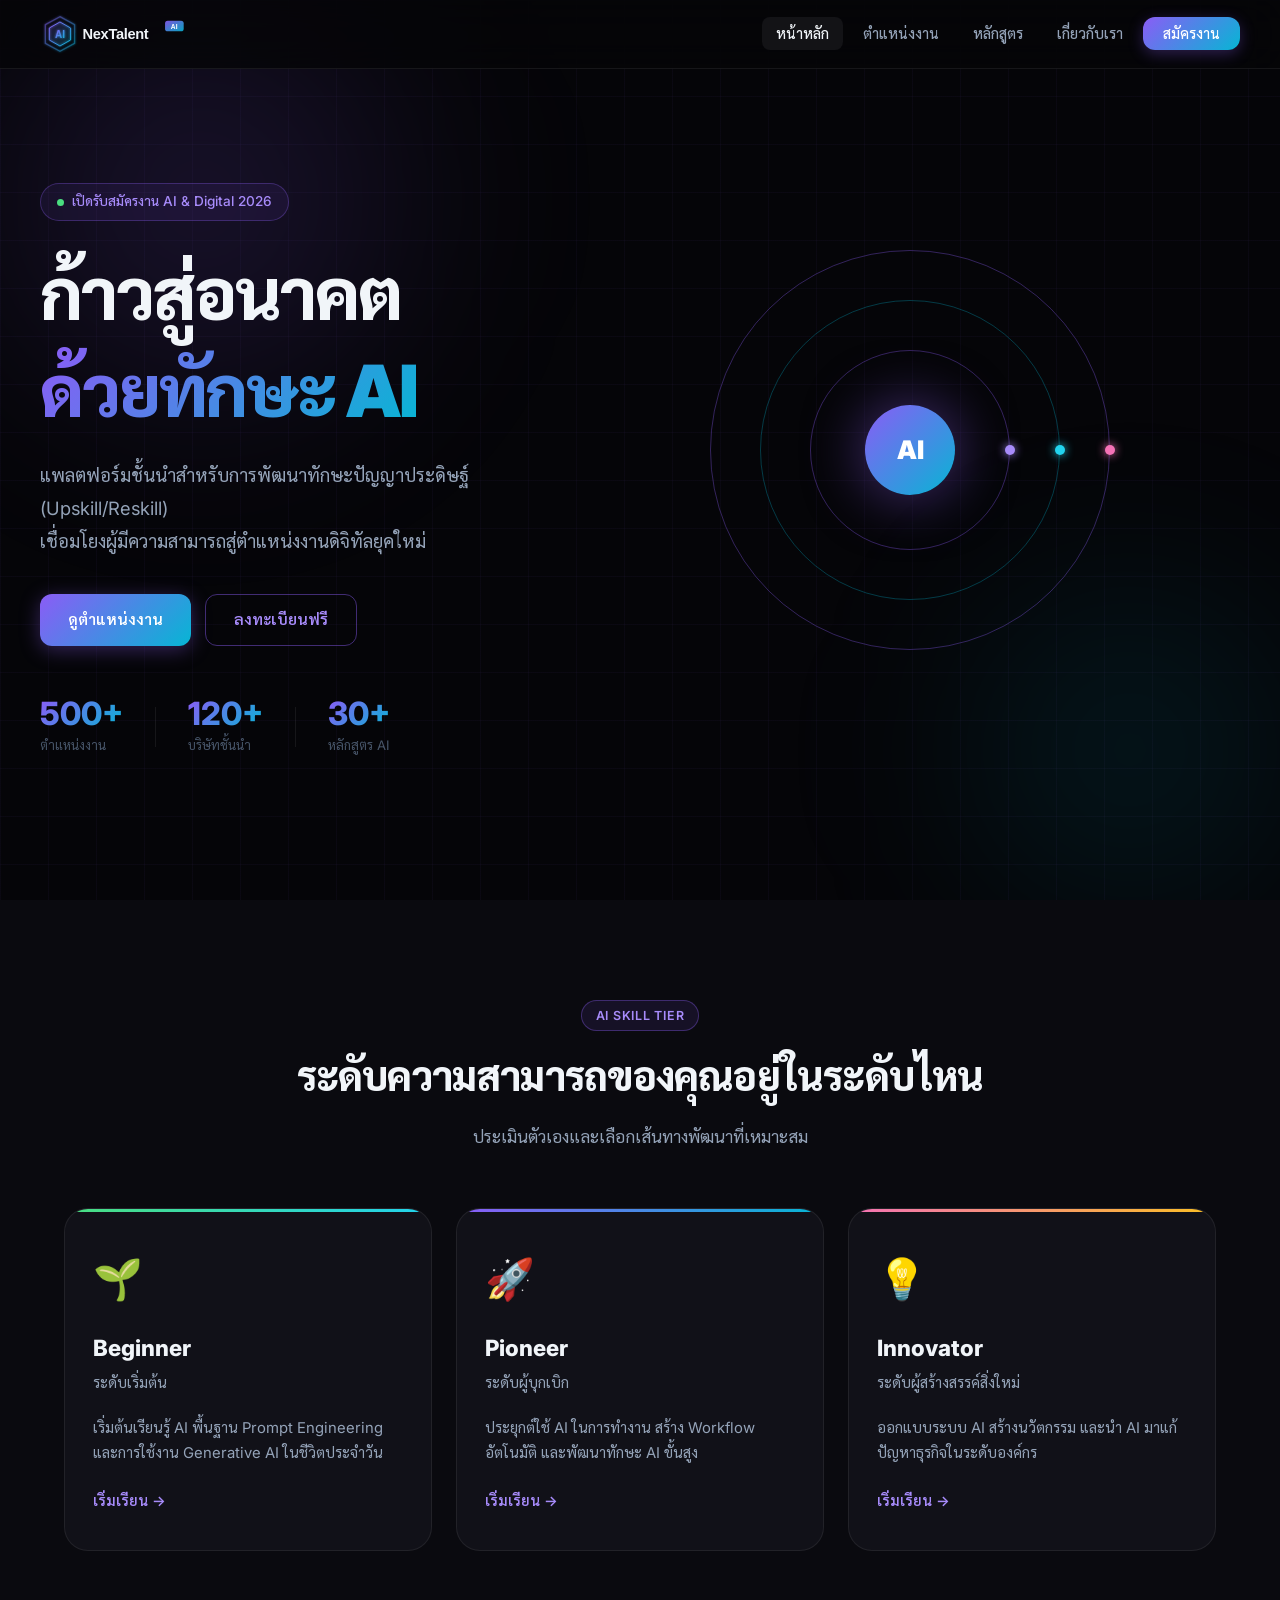
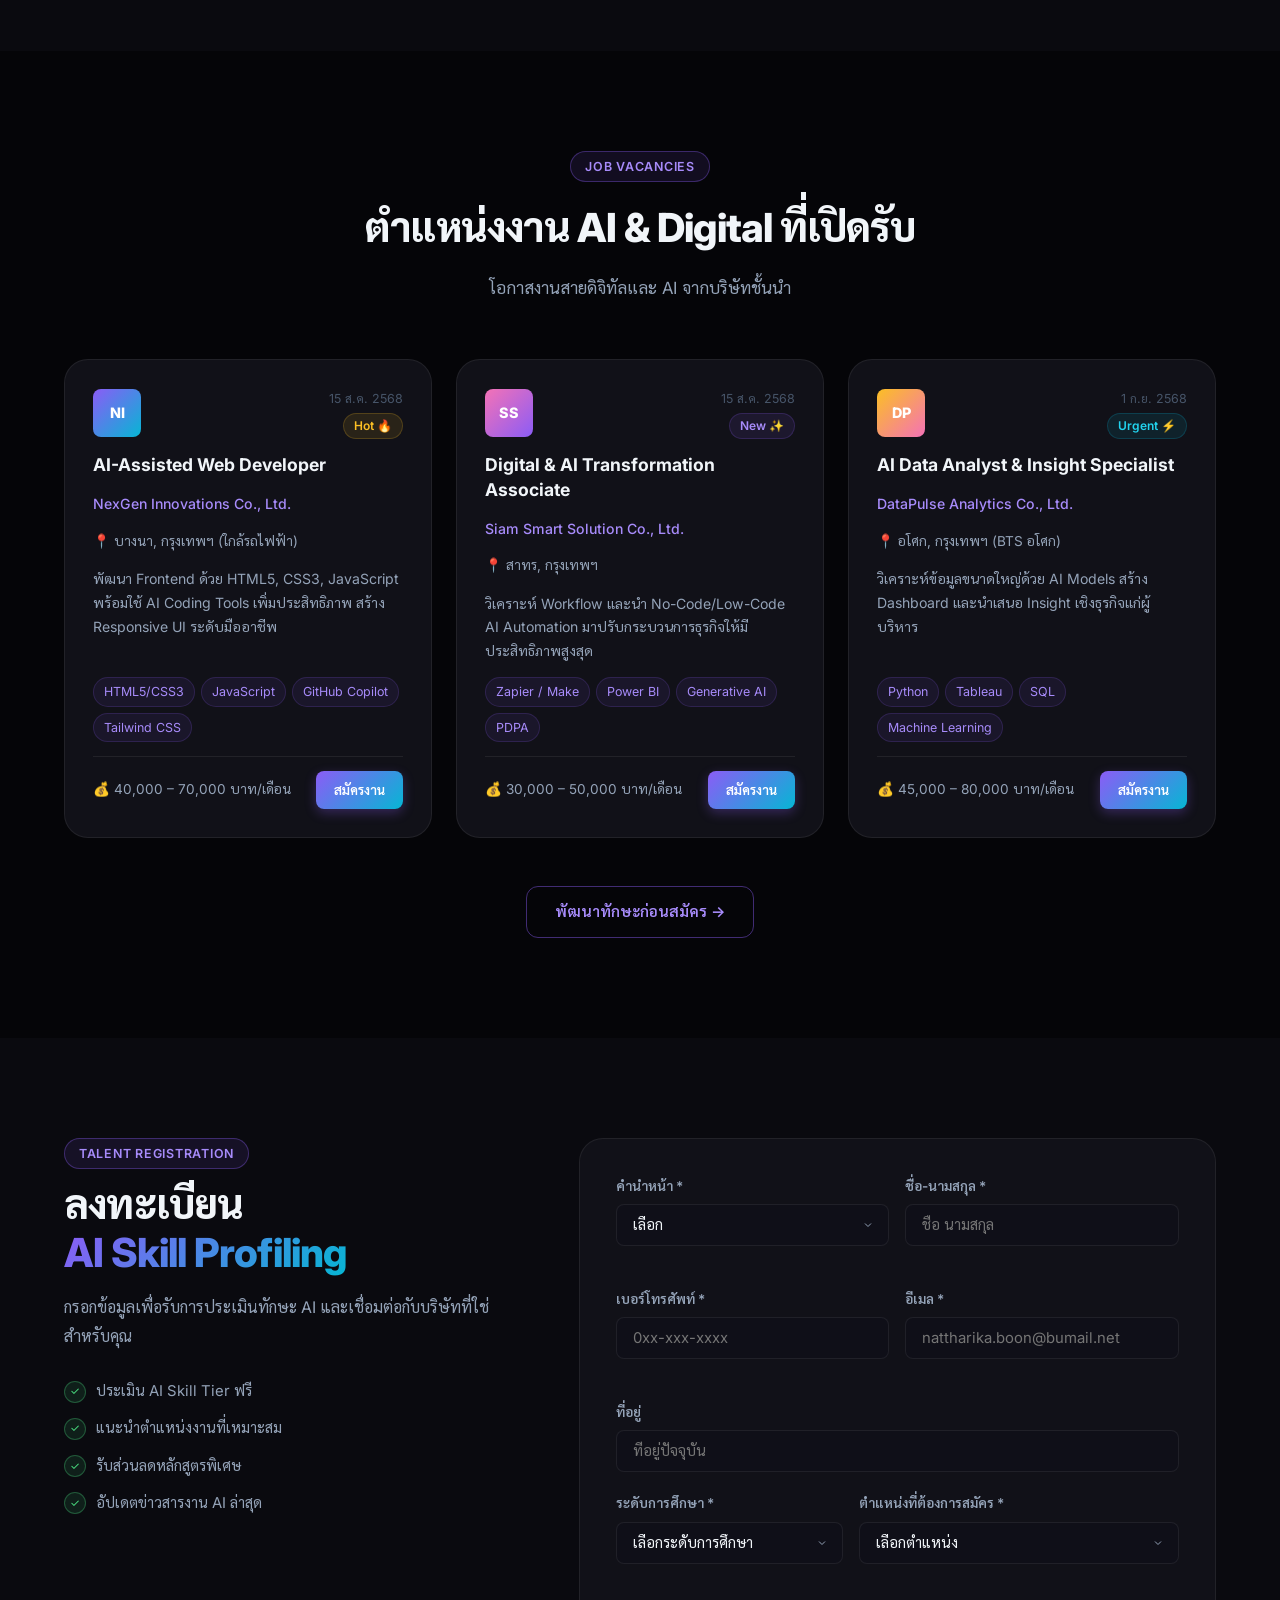
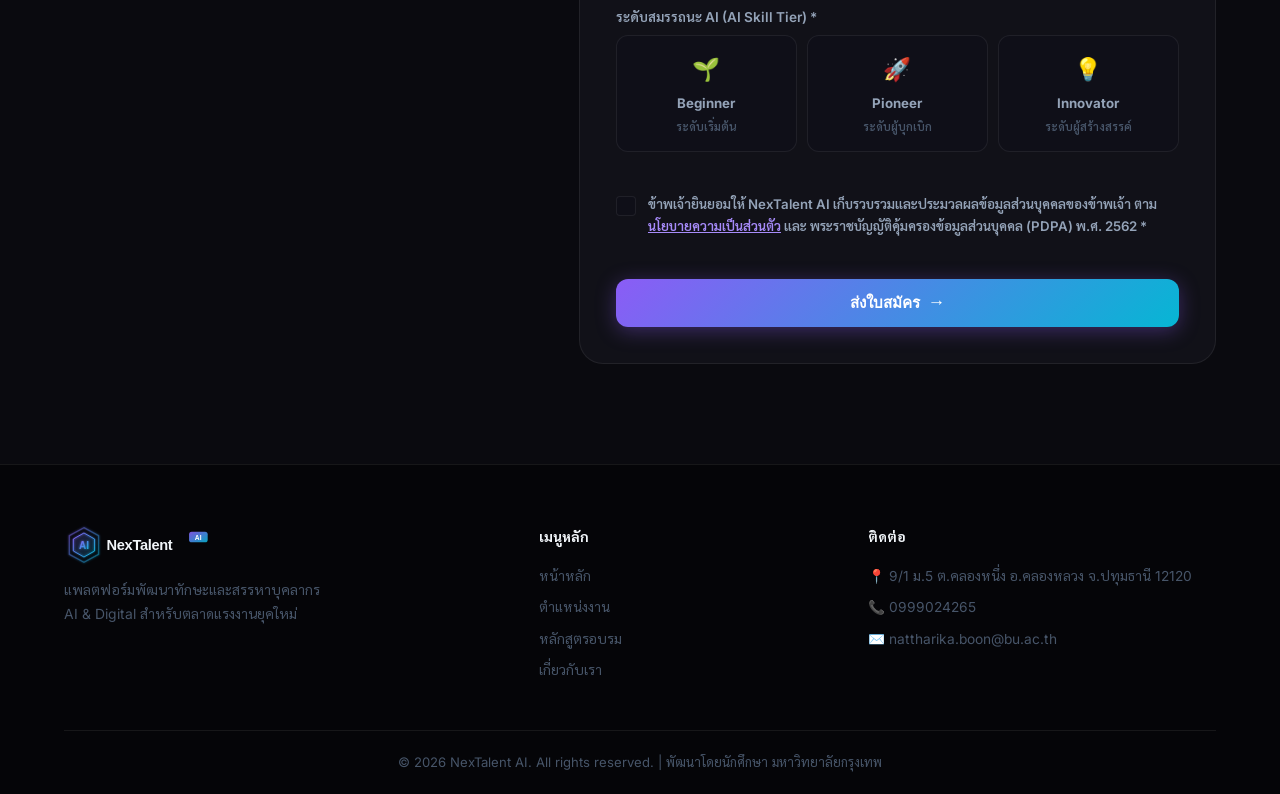
<file: index.html>
<!DOCTYPE html>
<html lang="th">
<head>
  <meta charset="UTF-8" />
  <meta name="viewport" content="width=device-width, initial-scale=1.0" />
  <title>NexTalent AI — งานและทักษะ AI ยุคใหม่</title>
  <link rel="stylesheet" href="css/style.css" />
  <link rel="preconnect" href="https://fonts.googleapis.com" />
  <link href="https://fonts.googleapis.com/css2?family=Inter:wght@300;400;500;600;700;800;900&family=Sarabun:wght@300;400;500;600;700&display=swap" rel="stylesheet" />
</head>
<body>

  <!-- ===== NAVBAR ===== -->
  <nav class="navbar" id="navbar">
    <div class="nav-container">
      <a href="index.html" class="nav-logo">
        <img src="images/logo.svg" alt="NexTalent AI Logo" class="logo-img" />
      </a>
      <ul class="nav-links" id="navLinks">
        <li><a href="index.html" class="active">หน้าหลัก</a></li>
        <li><a href="#jobs">ตำแหน่งงาน</a></li>
        <li><a href="courses.html">หลักสูตร</a></li>
        <li><a href="about.html">เกี่ยวกับเรา</a></li>
        <li><a href="#register" class="btn-nav">สมัครงาน</a></li>
      </ul>
      <button class="hamburger" id="hamburger" aria-label="เมนู">
        <span></span><span></span><span></span>
      </button>
    </div>
  </nav>

  <!-- ===== HERO ===== -->
  <section class="hero" id="home">
    <div class="hero-bg">
      <div class="grid-overlay"></div>
      <div class="glow glow-1"></div>
      <div class="glow glow-2"></div>
    </div>
    <div class="hero-content">
      <div class="hero-badge">
        <span class="badge-dot"></span> เปิดรับสมัครงาน AI &amp; Digital 2026
      </div>
      <h1 class="hero-title">
        ก้าวสู่อนาคต<br/>
        <span class="gradient-text">ด้วยทักษะ AI</span>
      </h1>
      <p class="hero-subtitle">
        แพลตฟอร์มชั้นนำสำหรับการพัฒนาทักษะปัญญาประดิษฐ์ (Upskill/Reskill)<br/>
        เชื่อมโยงผู้มีความสามารถสู่ตำแหน่งงานดิจิทัลยุคใหม่
      </p>
      <div class="hero-actions">
        <a href="#jobs" class="btn btn-primary">ดูตำแหน่งงาน</a>
        <a href="#register" class="btn btn-outline">ลงทะเบียนฟรี</a>
      </div>
      <div class="hero-stats">
        <div class="stat">
          <span class="stat-num">500+</span>
          <span class="stat-label">ตำแหน่งงาน</span>
        </div>
        <div class="stat-divider"></div>
        <div class="stat">
          <span class="stat-num">120+</span>
          <span class="stat-label">บริษัทชั้นนำ</span>
        </div>
        <div class="stat-divider"></div>
        <div class="stat">
          <span class="stat-num">30+</span>
          <span class="stat-label">หลักสูตร AI</span>
        </div>
      </div>
    </div>
    <div class="hero-visual">
      <div class="orbit-ring ring-1"></div>
      <div class="orbit-ring ring-2"></div>
      <div class="orbit-ring ring-3"></div>
      <div class="center-orb"><span>AI</span></div>
      <div class="orbit-dot dot-1"></div>
      <div class="orbit-dot dot-2"></div>
      <div class="orbit-dot dot-3"></div>
    </div>
  </section>

  <!-- ===== SKILL TIERS ===== -->
  <section class="tiers-section">
    <div class="container">
      <div class="section-header">
        <span class="section-tag">AI Skill Tier</span>
        <h2>ระดับความสามารถของคุณอยู่ในระดับไหน</h2>
        <p>ประเมินตัวเองและเลือกเส้นทางพัฒนาที่เหมาะสม</p>
      </div>
      <div class="tiers-grid">
        <div class="tier-card tier-beginner">
          <div class="tier-icon">🌱</div>
          <h3>Beginner</h3>
          <p class="tier-th">ระดับเริ่มต้น</p>
          <p>เริ่มต้นเรียนรู้ AI พื้นฐาน Prompt Engineering และการใช้งาน Generative AI ในชีวิตประจำวัน</p>
          <a href="courses.html" class="tier-link">เริ่มเรียน →</a>
        </div>
        <div class="tier-card tier-pioneer">
          <div class="tier-icon">🚀</div>
          <h3>Pioneer</h3>
          <p class="tier-th">ระดับผู้บุกเบิก</p>
          <p>ประยุกต์ใช้ AI ในการทำงาน สร้าง Workflow อัตโนมัติ และพัฒนาทักษะ AI ขั้นสูง</p>
          <a href="courses.html" class="tier-link">เริ่มเรียน →</a>
        </div>
        <div class="tier-card tier-innovator">
          <div class="tier-icon">💡</div>
          <h3>Innovator</h3>
          <p class="tier-th">ระดับผู้สร้างสรรค์สิ่งใหม่</p>
          <p>ออกแบบระบบ AI สร้างนวัตกรรม และนำ AI มาแก้ปัญหาธุรกิจในระดับองค์กร</p>
          <a href="courses.html" class="tier-link">เริ่มเรียน →</a>
        </div>
      </div>
    </div>
  </section>

  <!-- ===== JOB VACANCIES ===== -->
  <section class="jobs-section" id="jobs">
    <div class="container">
      <div class="section-header">
        <span class="section-tag">Job Vacancies</span>
        <h2>ตำแหน่งงาน AI &amp; Digital ที่เปิดรับ</h2>
        <p>โอกาสงานสายดิจิทัลและ AI จากบริษัทชั้นนำ</p>
      </div>
      <div class="jobs-grid">

        <!-- Job 1 -->
        <div class="job-card">
          <div class="job-header">
            <div class="company-logo logo-ni">NI</div>
            <div class="job-meta">
              <span class="job-date">15 ส.ค. 2568</span>
              <span class="job-tag hot">Hot 🔥</span>
            </div>
          </div>
          <h3 class="job-title">AI-Assisted Web Developer</h3>
          <p class="job-company">NexGen Innovations Co., Ltd.</p>
          <p class="job-location">📍 บางนา, กรุงเทพฯ (ใกล้รถไฟฟ้า)</p>
          <p class="job-desc">พัฒนา Frontend ด้วย HTML5, CSS3, JavaScript พร้อมใช้ AI Coding Tools เพิ่มประสิทธิภาพ สร้าง Responsive UI ระดับมืออาชีพ</p>
          <div class="job-skills">
            <span class="skill-tag">HTML5/CSS3</span>
            <span class="skill-tag">JavaScript</span>
            <span class="skill-tag">GitHub Copilot</span>
            <span class="skill-tag">Tailwind CSS</span>
          </div>
          <div class="job-footer">
            <span class="job-salary">💰 40,000 – 70,000 บาท/เดือน</span>
            <a href="#register" class="btn-apply">สมัครงาน</a>
          </div>
        </div>

        <!-- Job 2 -->
        <div class="job-card">
          <div class="job-header">
            <div class="company-logo logo-ss">SS</div>
            <div class="job-meta">
              <span class="job-date">15 ส.ค. 2568</span>
              <span class="job-tag new">New ✨</span>
            </div>
          </div>
          <h3 class="job-title">Digital &amp; AI Transformation Associate</h3>
          <p class="job-company">Siam Smart Solution Co., Ltd.</p>
          <p class="job-location">📍 สาทร, กรุงเทพฯ</p>
          <p class="job-desc">วิเคราะห์ Workflow และนำ No-Code/Low-Code AI Automation มาปรับกระบวนการธุรกิจให้มีประสิทธิภาพสูงสุด</p>
          <div class="job-skills">
            <span class="skill-tag">Zapier / Make</span>
            <span class="skill-tag">Power BI</span>
            <span class="skill-tag">Generative AI</span>
            <span class="skill-tag">PDPA</span>
          </div>
          <div class="job-footer">
            <span class="job-salary">💰 30,000 – 50,000 บาท/เดือน</span>
            <a href="#register" class="btn-apply">สมัครงาน</a>
          </div>
        </div>

        <!-- Job 3 -->
        <div class="job-card">
          <div class="job-header">
            <div class="company-logo logo-dp">DP</div>
            <div class="job-meta">
              <span class="job-date">1 ก.ย. 2568</span>
              <span class="job-tag urgent">Urgent ⚡</span>
            </div>
          </div>
          <h3 class="job-title">AI Data Analyst &amp; Insight Specialist</h3>
          <p class="job-company">DataPulse Analytics Co., Ltd.</p>
          <p class="job-location">📍 อโศก, กรุงเทพฯ (BTS อโศก)</p>
          <p class="job-desc">วิเคราะห์ข้อมูลขนาดใหญ่ด้วย AI Models สร้าง Dashboard และนำเสนอ Insight เชิงธุรกิจแก่ผู้บริหาร</p>
          <div class="job-skills">
            <span class="skill-tag">Python</span>
            <span class="skill-tag">Tableau</span>
            <span class="skill-tag">SQL</span>
            <span class="skill-tag">Machine Learning</span>
          </div>
          <div class="job-footer">
            <span class="job-salary">💰 45,000 – 80,000 บาท/เดือน</span>
            <a href="#register" class="btn-apply">สมัครงาน</a>
          </div>
        </div>

      </div>
      <div class="jobs-cta">
        <a href="courses.html" class="btn btn-outline">พัฒนาทักษะก่อนสมัคร →</a>
      </div>
    </div>
  </section>

  <!-- ===== REGISTER FORM ===== -->
  <section class="register-section" id="register">
    <div class="container">
      <div class="register-wrapper">
        <div class="register-info">
          <span class="section-tag">Talent Registration</span>
          <h2>ลงทะเบียน<br/><span class="gradient-text">AI Skill Profiling</span></h2>
          <p>กรอกข้อมูลเพื่อรับการประเมินทักษะ AI และเชื่อมต่อกับบริษัทที่ใช่สำหรับคุณ</p>
          <ul class="register-benefits">
            <li><span class="check">✓</span> ประเมิน AI Skill Tier ฟรี</li>
            <li><span class="check">✓</span> แนะนำตำแหน่งงานที่เหมาะสม</li>
            <li><span class="check">✓</span> รับส่วนลดหลักสูตรพิเศษ</li>
            <li><span class="check">✓</span> อัปเดตข่าวสารงาน AI ล่าสุด</li>
          </ul>
        </div>
        <div class="register-form-box">
          <form id="registerForm" class="register-form" novalidate>
            <div class="form-row">
              <div class="form-group form-group-sm">
                <label for="prefix">คำนำหน้า *</label>
                <select id="prefix" name="prefix" required>
                  <option value="">เลือก</option>
                  <option value="นาย">นาย</option>
                  <option value="นาง">นาง</option>
                  <option value="นางสาว">นางสาว</option>
                </select>
                <span class="error-msg" id="err-prefix"></span>
              </div>
              <div class="form-group form-group-wide">
                <label for="fullname">ชื่อ-นามสกุล *</label>
                <input type="text" id="fullname" name="fullname" placeholder="ชื่อ นามสกุล" required />
                <span class="error-msg" id="err-fullname"></span>
              </div>
            </div>
            <div class="form-row">
              <div class="form-group">
                <label for="phone">เบอร์โทรศัพท์ *</label>
                <input type="tel" id="phone" name="phone" placeholder="0xx-xxx-xxxx" required />
                <span class="error-msg" id="err-phone"></span>
              </div>
              <div class="form-group">
                <label for="email">อีเมล *</label>
                <input type="email" id="email" name="email" placeholder="nattharika.boon@bumail.net" required />
                <span class="error-msg" id="err-email"></span>
              </div>
            </div>
            <div class="form-group">
              <label for="address">ที่อยู่</label>
              <input type="text" id="address" name="address" placeholder="ที่อยู่ปัจจุบัน" />
            </div>
            <div class="form-row">
              <div class="form-group">
                <label for="education">ระดับการศึกษา *</label>
                <select id="education" name="education" required>
                  <option value="">เลือกระดับการศึกษา</option>
                  <option value="มัธยมศึกษา">มัธยมศึกษา / ปวช.</option>
                  <option value="อนุปริญญา">อนุปริญญา / ปวส.</option>
                  <option value="ปริญญาตรี">ปริญญาตรี</option>
                  <option value="ปริญญาโท">ปริญญาโท</option>
                  <option value="ปริญญาเอก">ปริญญาเอก</option>
                </select>
                <span class="error-msg" id="err-education"></span>
              </div>
              <div class="form-group">
                <label for="position">ตำแหน่งที่ต้องการสมัคร *</label>
                <select id="position" name="position" required>
                  <option value="">เลือกตำแหน่ง</option>
                  <option value="ai-web-dev">AI-Assisted Web Developer</option>
                  <option value="ai-transform">Digital &amp; AI Transformation Associate</option>
                  <option value="ai-analyst">AI Data Analyst &amp; Insight Specialist</option>
                </select>
                <span class="error-msg" id="err-position"></span>
              </div>
            </div>
            <div class="form-group">
              <label>ระดับสมรรถนะ AI (AI Skill Tier) *</label>
              <div class="tier-radios">
                <label class="radio-card">
                  <input type="radio" name="tier" value="Beginner" required />
                  <span class="radio-content">
                    <span class="radio-icon">🌱</span>
                    <span class="radio-label">Beginner</span>
                    <span class="radio-sub">ระดับเริ่มต้น</span>
                  </span>
                </label>
                <label class="radio-card">
                  <input type="radio" name="tier" value="Pioneer" />
                  <span class="radio-content">
                    <span class="radio-icon">🚀</span>
                    <span class="radio-label">Pioneer</span>
                    <span class="radio-sub">ระดับผู้บุกเบิก</span>
                  </span>
                </label>
                <label class="radio-card">
                  <input type="radio" name="tier" value="Innovator" />
                  <span class="radio-content">
                    <span class="radio-icon">💡</span>
                    <span class="radio-label">Innovator</span>
                    <span class="radio-sub">ระดับผู้สร้างสรรค์</span>
                  </span>
                </label>
              </div>
              <span class="error-msg" id="err-tier"></span>
            </div>
            <div class="form-group">
              <label class="checkbox-label">
                <input type="checkbox" id="pdpa" name="pdpa" required />
                <span class="checkbox-custom"></span>
                <span class="checkbox-text">
                  ข้าพเจ้ายินยอมให้ NexTalent AI เก็บรวบรวมและประมวลผลข้อมูลส่วนบุคคลของข้าพเจ้า
                  ตาม <a href="#" class="link-inline">นโยบายความเป็นส่วนตัว</a> และ
                  พระราชบัญญัติคุ้มครองข้อมูลส่วนบุคคล (PDPA) พ.ศ. 2562 *
                </span>
              </label>
              <span class="error-msg" id="err-pdpa"></span>
            </div>
            <button type="submit" class="btn btn-primary btn-full">
              <span>ส่งใบสมัคร</span>
              <span class="btn-arrow">→</span>
            </button>
          </form>
          <div class="form-success" id="formSuccess" style="display:none;">
            <div class="success-icon">✓</div>
            <h3>ลงทะเบียนสำเร็จ!</h3>
            <p>เราได้รับข้อมูลของคุณแล้ว ทีมงานจะติดต่อกลับภายใน 3 วันทำการ</p>
          </div>
        </div>
      </div>
    </div>
  </section>

  <!-- ===== FOOTER ===== -->
  <footer class="footer">
    <div class="container">
      <div class="footer-grid">
        <div class="footer-brand">
          <a href="index.html" class="nav-logo">
            <img src="images/logo.svg" alt="NexTalent AI Logo" class="logo-img" />
          </a>
          <p>แพลตฟอร์มพัฒนาทักษะและสรรหาบุคลากร AI &amp; Digital สำหรับตลาดแรงงานยุคใหม่</p>
        </div>
        <div class="footer-links">
          <h4>เมนูหลัก</h4>
          <ul>
            <li><a href="index.html">หน้าหลัก</a></li>
            <li><a href="#jobs">ตำแหน่งงาน</a></li>
            <li><a href="courses.html">หลักสูตรอบรม</a></li>
            <li><a href="about.html">เกี่ยวกับเรา</a></li>
          </ul>
        </div>
        <div class="footer-links">
          <h4>ติดต่อ</h4>
          <ul>
            <li>📍 9/1 ม.5 ต.คลองหนึ่ง อ.คลองหลวง จ.ปทุมธานี 12120</li>
            <li>📞 0999024265</li>
            <li>✉️ nattharika.boon@bu.ac.th</li>
          </ul>
        </div>
      </div>
      <div class="footer-bottom">
        <p>© 2026 NexTalent AI. All rights reserved. | พัฒนาโดยนักศึกษา มหาวิทยาลัยกรุงเทพ</p>
      </div>
    </div>
  </footer>

  <script src="js/main.js"></script>
  <script src="js/validation.js"></script>
</body>
</html>
</file>
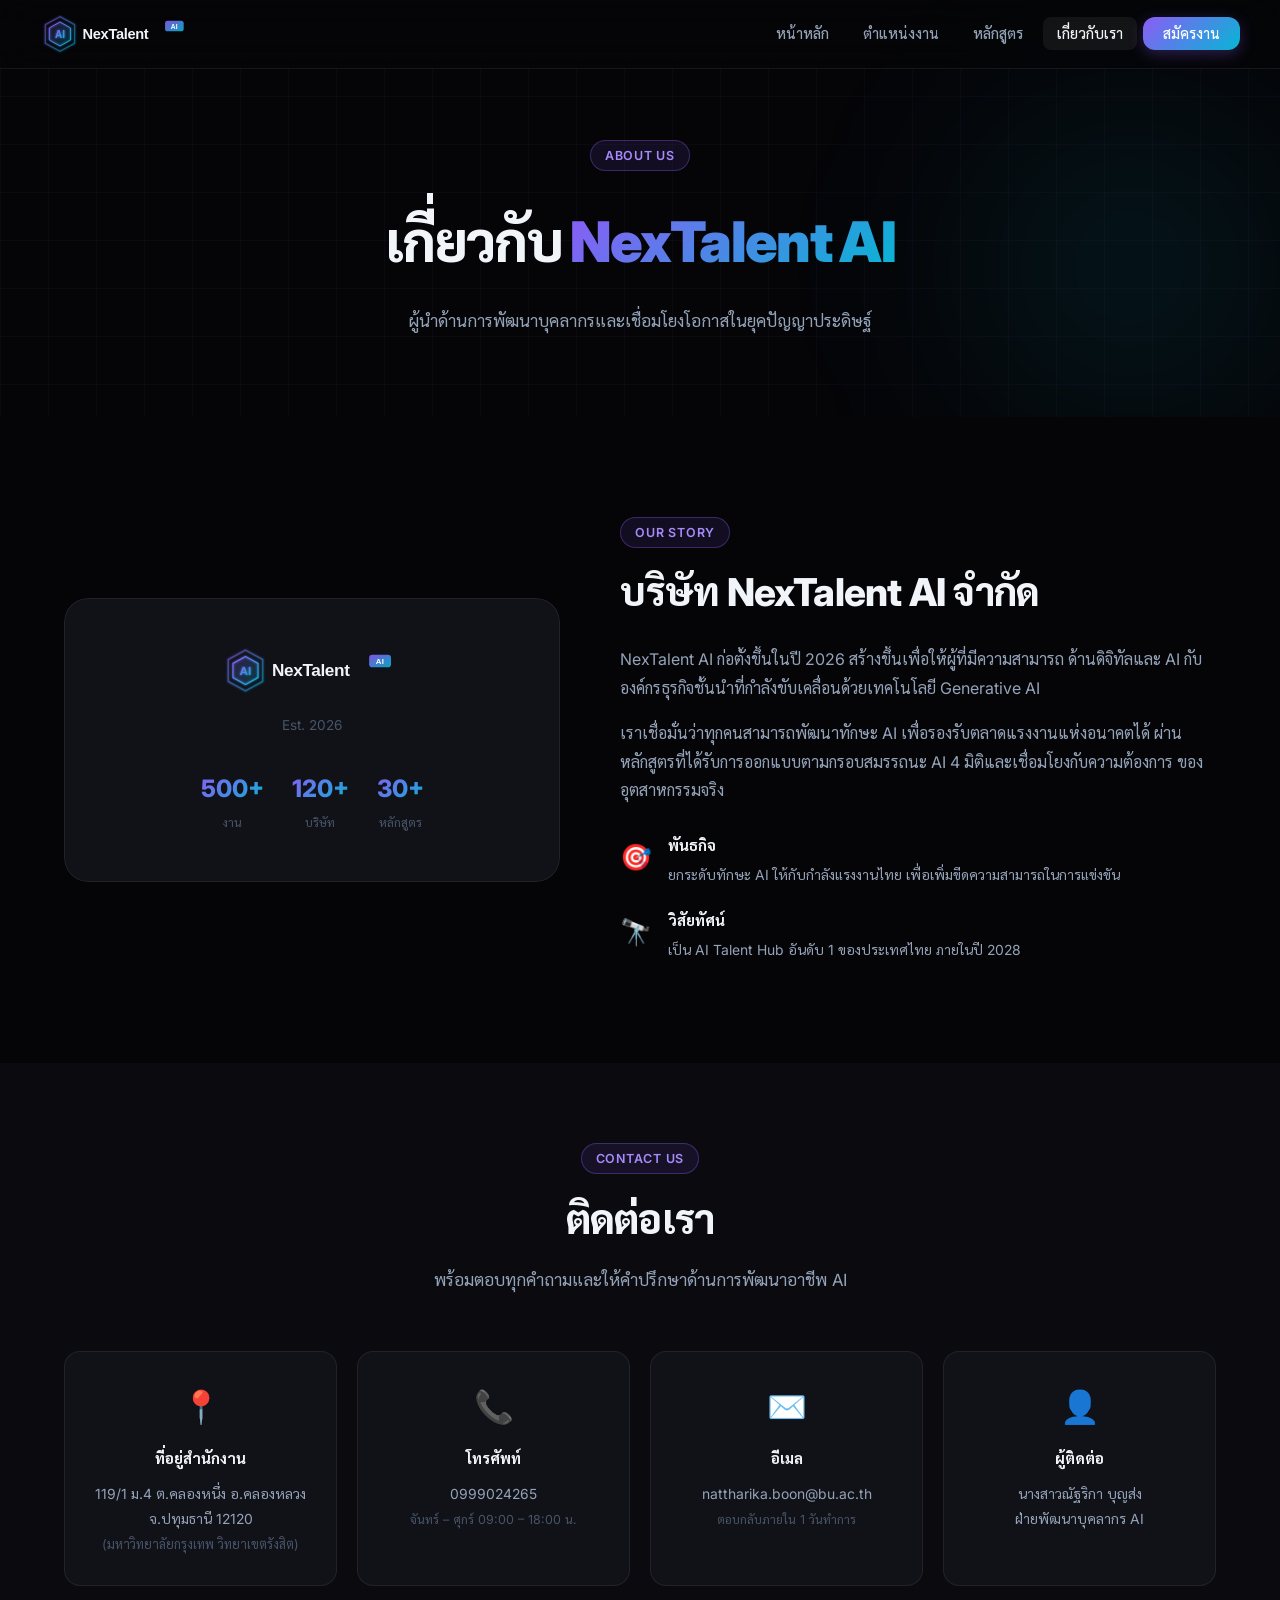
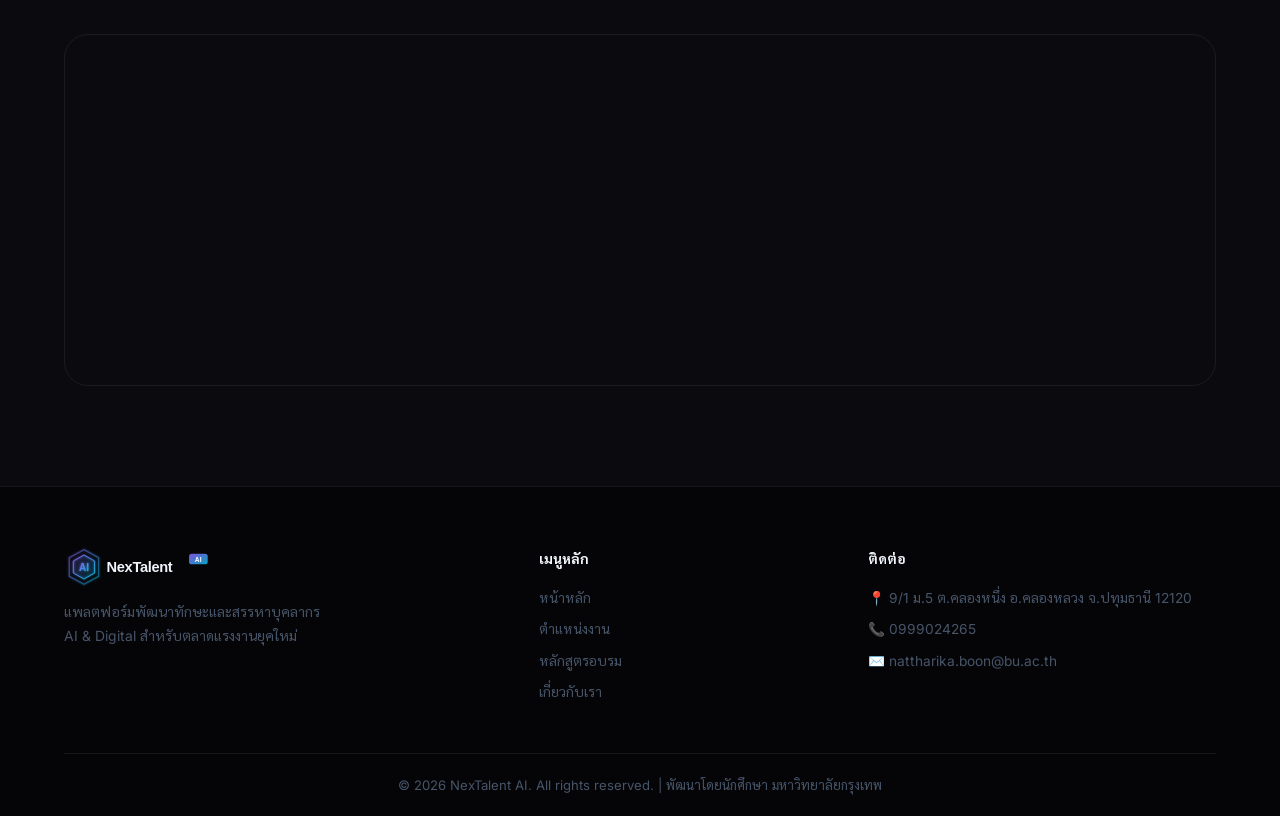
<file: about.html>
<!DOCTYPE html>
<html lang="th">
<head>
  <meta charset="UTF-8" />
  <meta name="viewport" content="width=device-width, initial-scale=1.0" />
  <title>เกี่ยวกับเรา — NexTalent AI</title>
  <link rel="stylesheet" href="css/style.css" />
  <link rel="preconnect" href="https://fonts.googleapis.com" />
  <link href="https://fonts.googleapis.com/css2?family=Inter:wght@300;400;500;600;700;800;900&family=Sarabun:wght@300;400;500;600;700&display=swap" rel="stylesheet" />
</head>
<body>

  <!-- ===== NAVBAR ===== -->
  <nav class="navbar" id="navbar">
    <div class="nav-container">
      <a href="index.html" class="nav-logo">
        <img src="images/logo.svg" alt="NexTalent AI Logo" class="logo-img" />
      </a>
      <ul class="nav-links" id="navLinks">
        <li><a href="index.html">หน้าหลัก</a></li>
        <li><a href="index.html#jobs">ตำแหน่งงาน</a></li>
        <li><a href="courses.html">หลักสูตร</a></li>
        <li><a href="about.html" class="active">เกี่ยวกับเรา</a></li>
        <li><a href="index.html#register" class="btn-nav">สมัครงาน</a></li>
      </ul>
      <button class="hamburger" id="hamburger" aria-label="เมนู">
        <span></span><span></span><span></span>
      </button>
    </div>
  </nav>

  <!-- ===== PAGE HERO ===== -->
  <section class="page-hero">
    <div class="hero-bg">
      <div class="grid-overlay"></div>
      <div class="glow glow-2"></div>
    </div>
    <div class="page-hero-content">
      <span class="section-tag">About Us</span>
      <h1>เกี่ยวกับ <span class="gradient-text">NexTalent AI</span></h1>
      <p>ผู้นำด้านการพัฒนาบุคลากรและเชื่อมโยงโอกาสในยุคปัญญาประดิษฐ์</p>
    </div>
  </section>

  <!-- ===== COMPANY SECTION ===== -->
  <section class="about-section">
    <div class="container">
      <div class="about-wrapper">
        <div class="about-visual">
          <div class="about-card-graphic">
            <div class="ag-inner">
              <img src="images/logo.svg" alt="NexTalent AI Logo" class="ag-logo-img" />
              <div class="ag-subtitle">Est. 2026</div>
              <div class="ag-stats-mini">
                <div><strong>500+</strong><span>งาน</span></div>
                <div><strong>120+</strong><span>บริษัท</span></div>
                <div><strong>30+</strong><span>หลักสูตร</span></div>
              </div>
            </div>
            <div class="ag-glow"></div>
          </div>
        </div>
        <div class="about-text">
          <span class="section-tag">Our Story</span>
          <h2>บริษัท NexTalent AI จำกัด</h2>
          <p>
            NexTalent AI ก่อตั้งขึ้นในปี 2026 สร้างขึ้นเพื่อให้ผู้ที่มีความสามารถ
            ด้านดิจิทัลและ AI กับองค์กรธุรกิจชั้นนำที่กำลังขับเคลื่อนด้วยเทคโนโลยี Generative AI
          </p>
          <p>
            เราเชื่อมั่นว่าทุกคนสามารถพัฒนาทักษะ AI เพื่อรองรับตลาดแรงงานแห่งอนาคตได้
            ผ่านหลักสูตรที่ได้รับการออกแบบตามกรอบสมรรถนะ AI 4 มิติและเชื่อมโยงกับความต้องการ
            ของอุตสาหกรรมจริง
          </p>
          <div class="about-values">
            <div class="value-item">
              <span class="value-icon">🎯</span>
              <div>
                <strong>พันธกิจ</strong>
                <p>ยกระดับทักษะ AI ให้กับกำลังแรงงานไทย เพื่อเพิ่มขีดความสามารถในการแข่งขัน</p>
              </div>
            </div>
            <div class="value-item">
              <span class="value-icon">🔭</span>
              <div>
                <strong>วิสัยทัศน์</strong>
                <p>เป็น AI Talent Hub อันดับ 1 ของประเทศไทย ภายในปี 2028</p>
              </div>
            </div>
          </div>
        </div>
      </div>
    </div>
  </section>

  <!-- ===== CONTACT SECTION ===== -->
  <section class="contact-section">
    <div class="container">
      <div class="section-header">
        <span class="section-tag">Contact Us</span>
        <h2>ติดต่อเรา</h2>
        <p>พร้อมตอบทุกคำถามและให้คำปรึกษาด้านการพัฒนาอาชีพ AI</p>
      </div>
      <div class="contact-grid">
        <div class="contact-card">
          <div class="contact-icon">📍</div>
          <h4>ที่อยู่สำนักงาน</h4>
          <p>119/1 ม.4 ต.คลองหนึ่ง อ.คลองหลวง<br/>จ.ปทุมธานี 12120<br/><em>(มหาวิทยาลัยกรุงเทพ วิทยาเขตรังสิต)</em></p>
        </div>
        <div class="contact-card">
          <div class="contact-icon">📞</div>
          <h4>โทรศัพท์</h4>
          <p>0999024265<br/><small>จันทร์ – ศุกร์ 09:00 – 18:00 น.</small></p>
        </div>
        <div class="contact-card">
          <div class="contact-icon">✉️</div>
          <h4>อีเมล</h4>
          <p>nattharika.boon@bu.ac.th<br/><small>ตอบกลับภายใน 1 วันทำการ</small></p>
        </div>
        <div class="contact-card">
          <div class="contact-icon">👤</div>
          <h4>ผู้ติดต่อ</h4>
          <p>นางสาวณัฐริกา บุญส่ง<br/>ฝ่ายพัฒนาบุคลากร AI</p>
        </div>
      </div>

      <div class="map-wrapper">
        <iframe
          src="https://www.google.com/maps/embed?pb=!1m18!1m12!1m3!1d3872.2085!2d100.6188!3d14.0685!2m3!1f0!2f0!3f0!3m2!1i1024!2i768!4f13.1!3m3!1m2!1s0x30e27f2e6b7f7f6f%3A0x0!2sMahidol+University!5e0!3m2!1sen!2sth!4v1"
          width="100%"
          height="350"
          style="border:0;"
          allowfullscreen=""
          loading="lazy"
          referrerpolicy="no-referrer-when-downgrade"
          title="แผนที่สำนักงาน NexTalent AI">
        </iframe>
      </div>
    </div>
  </section>

  <!-- ===== FOOTER ===== -->
  <footer class="footer">
    <div class="container">
      <div class="footer-grid">
        <div class="footer-brand">
          <a href="index.html" class="nav-logo">
            <img src="images/logo.svg" alt="NexTalent AI Logo" class="logo-img" />
          </a>
          <p>แพลตฟอร์มพัฒนาทักษะและสรรหาบุคลากร AI &amp; Digital สำหรับตลาดแรงงานยุคใหม่</p>
        </div>
        <div class="footer-links">
          <h4>เมนูหลัก</h4>
          <ul>
            <li><a href="index.html">หน้าหลัก</a></li>
            <li><a href="index.html#jobs">ตำแหน่งงาน</a></li>
            <li><a href="courses.html">หลักสูตรอบรม</a></li>
            <li><a href="about.html">เกี่ยวกับเรา</a></li>
          </ul>
        </div>
        <div class="footer-links">
          <h4>ติดต่อ</h4>
          <ul>
            <li>📍 9/1 ม.5 ต.คลองหนึ่ง อ.คลองหลวง จ.ปทุมธานี 12120</li>
            <li>📞 0999024265</li>
            <li>✉️ nattharika.boon@bu.ac.th</li>
          </ul>
        </div>
      </div>
      <div class="footer-bottom">
        <p>© 2026 NexTalent AI. All rights reserved. | พัฒนาโดยนักศึกษา มหาวิทยาลัยกรุงเทพ</p>
      </div>
    </div>
  </footer>

  <script src="js/main.js"></script>
</body>
</html>
</file>
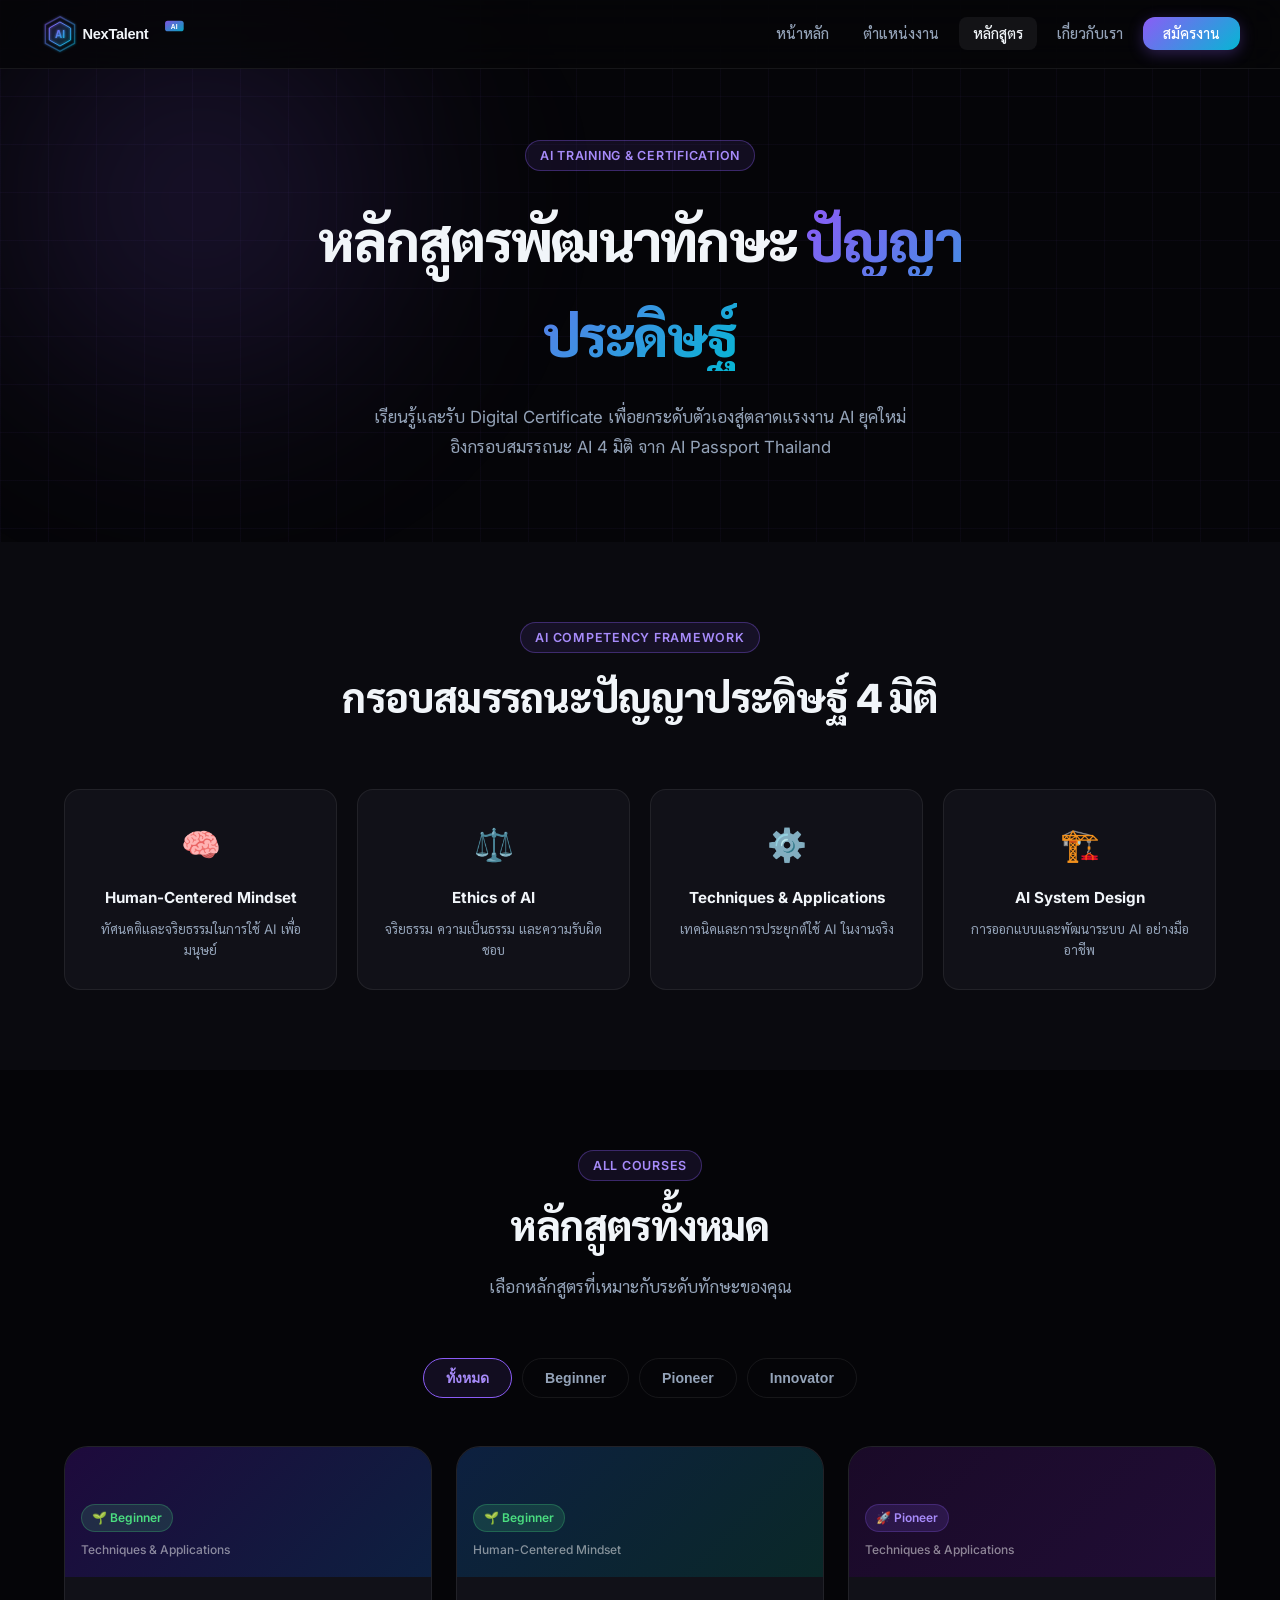
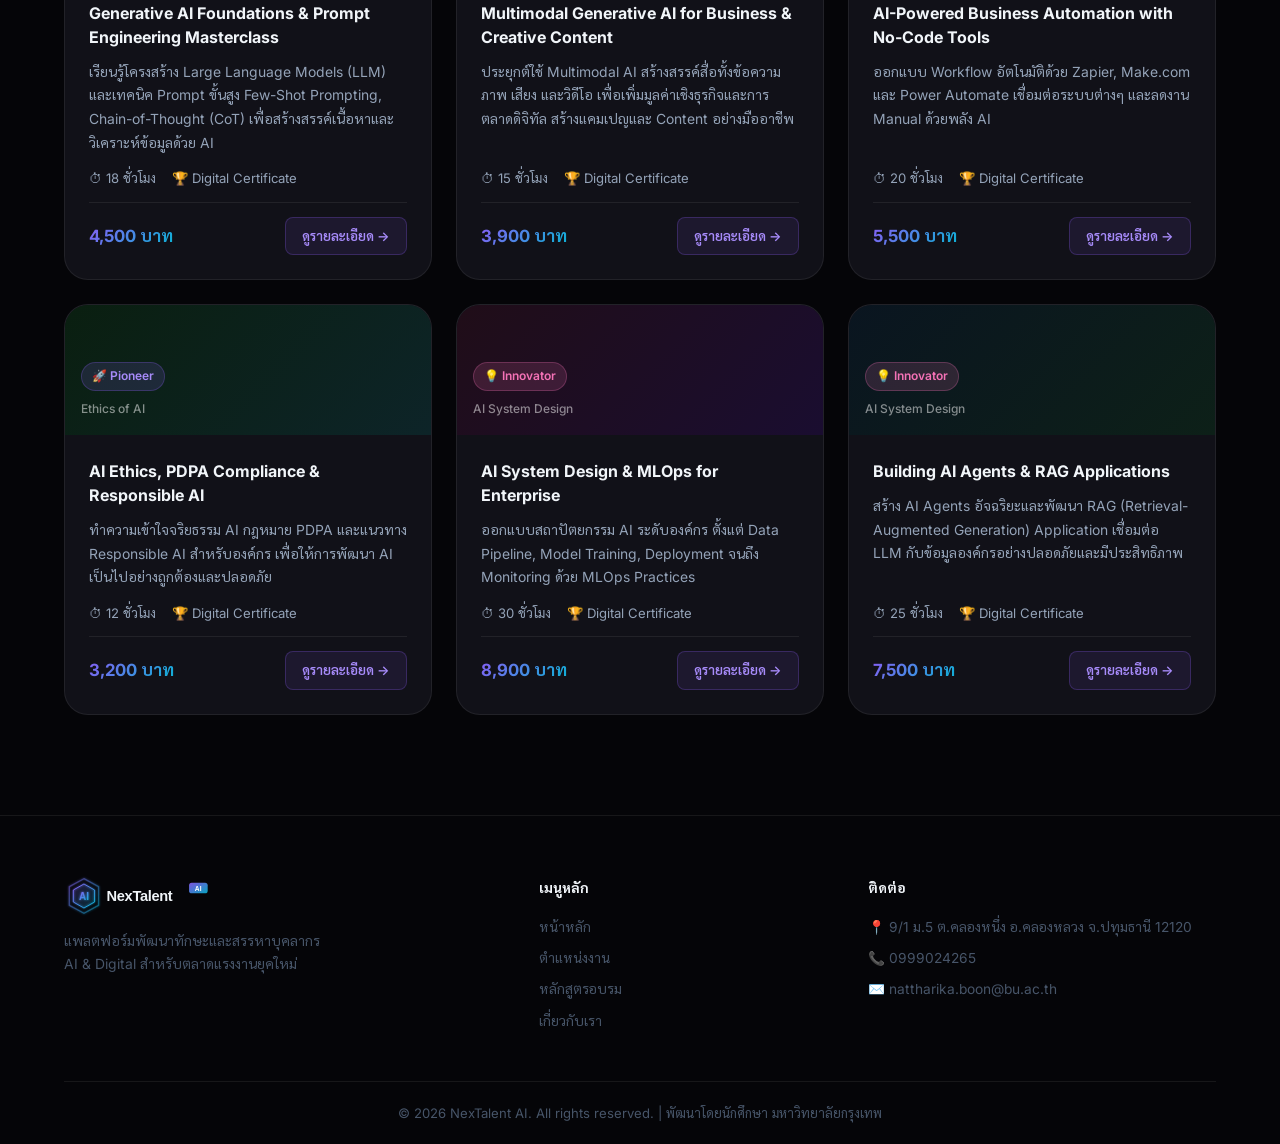
<file: courses.html>
<!DOCTYPE html>
<html lang="th">
<head>
  <meta charset="UTF-8" />
  <meta name="viewport" content="width=device-width, initial-scale=1.0" />
  <title>หลักสูตร AI — NexTalent AI</title>
  <link rel="stylesheet" href="css/style.css" />
  <link rel="preconnect" href="https://fonts.googleapis.com" />
  <link href="https://fonts.googleapis.com/css2?family=Inter:wght@300;400;500;600;700;800;900&family=Sarabun:wght@300;400;500;600;700&display=swap" rel="stylesheet" />
</head>
<body>

  <!-- ===== NAVBAR ===== -->
  <nav class="navbar" id="navbar">
    <div class="nav-container">
      <a href="index.html" class="nav-logo">
        <img src="images/logo.svg" alt="NexTalent AI Logo" class="logo-img" />
      </a>
      <ul class="nav-links" id="navLinks">
        <li><a href="index.html">หน้าหลัก</a></li>
        <li><a href="index.html#jobs">ตำแหน่งงาน</a></li>
        <li><a href="courses.html" class="active">หลักสูตร</a></li>
        <li><a href="about.html">เกี่ยวกับเรา</a></li>
        <li><a href="index.html#register" class="btn-nav">สมัครงาน</a></li>
      </ul>
      <button class="hamburger" id="hamburger" aria-label="เมนู">
        <span></span><span></span><span></span>
      </button>
    </div>
  </nav>

  <!-- ===== PAGE HERO ===== -->
  <section class="page-hero">
    <div class="hero-bg">
      <div class="grid-overlay"></div>
      <div class="glow glow-1"></div>
    </div>
    <div class="page-hero-content">
      <span class="section-tag">AI Training &amp; Certification</span>
      <h1>หลักสูตรพัฒนาทักษะ <span class="gradient-text">ปัญญาประดิษฐ์</span></h1>
      <p>เรียนรู้และรับ Digital Certificate เพื่อยกระดับตัวเองสู่ตลาดแรงงาน AI ยุคใหม่<br/>อิงกรอบสมรรถนะ AI 4 มิติ จาก AI Passport Thailand</p>
    </div>
  </section>

  <!-- ===== COMPETENCY FRAMEWORK ===== -->
  <section class="framework-section">
    <div class="container">
      <div class="section-header">
        <span class="section-tag">AI Competency Framework</span>
        <h2>กรอบสมรรถนะปัญญาประดิษฐ์ 4 มิติ</h2>
      </div>
      <div class="framework-grid">
        <div class="framework-card fc-1">
          <div class="fc-icon">🧠</div>
          <h4>Human-Centered Mindset</h4>
          <p>ทัศนคติและจริยธรรมในการใช้ AI เพื่อมนุษย์</p>
        </div>
        <div class="framework-card fc-2">
          <div class="fc-icon">⚖️</div>
          <h4>Ethics of AI</h4>
          <p>จริยธรรม ความเป็นธรรม และความรับผิดชอบ</p>
        </div>
        <div class="framework-card fc-3">
          <div class="fc-icon">⚙️</div>
          <h4>Techniques &amp; Applications</h4>
          <p>เทคนิคและการประยุกต์ใช้ AI ในงานจริง</p>
        </div>
        <div class="framework-card fc-4">
          <div class="fc-icon">🏗️</div>
          <h4>AI System Design</h4>
          <p>การออกแบบและพัฒนาระบบ AI อย่างมืออาชีพ</p>
        </div>
      </div>
    </div>
  </section>

  <!-- ===== COURSES GRID ===== -->
  <section class="courses-section">
    <div class="container">
      <div class="section-header">
        <span class="section-tag">All Courses</span>
        <h2>หลักสูตรทั้งหมด</h2>
        <p>เลือกหลักสูตรที่เหมาะกับระดับทักษะของคุณ</p>
      </div>

      <div class="courses-filter">
        <button class="filter-btn active" data-filter="all">ทั้งหมด</button>
        <button class="filter-btn" data-filter="beginner">Beginner</button>
        <button class="filter-btn" data-filter="pioneer">Pioneer</button>
        <button class="filter-btn" data-filter="innovator">Innovator</button>
      </div>

      <div class="courses-grid">

        <!-- Course 1 -->
        <div class="course-card" data-level="beginner">
          <div class="course-banner cb-1">
            <div class="course-level-badge badge-beginner">🌱 Beginner</div>
            <div class="course-category">Techniques &amp; Applications</div>
          </div>
          <div class="course-body">
            <h3 class="course-title">Generative AI Foundations &amp; Prompt Engineering Masterclass</h3>
            <p class="course-desc">เรียนรู้โครงสร้าง Large Language Models (LLM) และเทคนิค Prompt ขั้นสูง Few-Shot Prompting, Chain-of-Thought (CoT) เพื่อสร้างสรรค์เนื้อหาและวิเคราะห์ข้อมูลด้วย AI</p>
            <div class="course-meta">
              <span class="course-hours">⏱ 18 ชั่วโมง</span>
              <span class="course-cert">🏆 Digital Certificate</span>
            </div>
            <div class="course-footer">
              <span class="course-price">4,500 บาท</span>
              <a href="http://www.ai-passport.com/index.php?ac=course&cat_id=1&course_id=1" target="_blank" class="btn-course">ดูรายละเอียด →</a>
            </div>
          </div>
        </div>

        <!-- Course 2 -->
        <div class="course-card" data-level="beginner">
          <div class="course-banner cb-2">
            <div class="course-level-badge badge-beginner">🌱 Beginner</div>
            <div class="course-category">Human-Centered Mindset</div>
          </div>
          <div class="course-body">
            <h3 class="course-title">Multimodal Generative AI for Business &amp; Creative Content</h3>
            <p class="course-desc">ประยุกต์ใช้ Multimodal AI สร้างสรรค์สื่อทั้งข้อความ ภาพ เสียง และวิดีโอ เพื่อเพิ่มมูลค่าเชิงธุรกิจและการตลาดดิจิทัล สร้างแคมเปญและ Content อย่างมืออาชีพ</p>
            <div class="course-meta">
              <span class="course-hours">⏱ 15 ชั่วโมง</span>
              <span class="course-cert">🏆 Digital Certificate</span>
            </div>
            <div class="course-footer">
              <span class="course-price">3,900 บาท</span>
              <a href="http://www.ai-passport.com/index.php?ac=course&cat_id=1&course_id=4" target="_blank" class="btn-course">ดูรายละเอียด →</a>
            </div>
          </div>
        </div>

        <!-- Course 3 -->
        <div class="course-card" data-level="pioneer">
          <div class="course-banner cb-3">
            <div class="course-level-badge badge-pioneer">🚀 Pioneer</div>
            <div class="course-category">Techniques &amp; Applications</div>
          </div>
          <div class="course-body">
            <h3 class="course-title">AI-Powered Business Automation with No-Code Tools</h3>
            <p class="course-desc">ออกแบบ Workflow อัตโนมัติด้วย Zapier, Make.com และ Power Automate เชื่อมต่อระบบต่างๆ และลดงาน Manual ด้วยพลัง AI</p>
            <div class="course-meta">
              <span class="course-hours">⏱ 20 ชั่วโมง</span>
              <span class="course-cert">🏆 Digital Certificate</span>
            </div>
            <div class="course-footer">
              <span class="course-price">5,500 บาท</span>
              <a href="http://www.ai-passport.com/" target="_blank" class="btn-course">ดูรายละเอียด →</a>
            </div>
          </div>
        </div>

        <!-- Course 4 -->
        <div class="course-card" data-level="pioneer">
          <div class="course-banner cb-4">
            <div class="course-level-badge badge-pioneer">🚀 Pioneer</div>
            <div class="course-category">Ethics of AI</div>
          </div>
          <div class="course-body">
            <h3 class="course-title">AI Ethics, PDPA Compliance &amp; Responsible AI</h3>
            <p class="course-desc">ทำความเข้าใจจริยธรรม AI กฎหมาย PDPA และแนวทาง Responsible AI สำหรับองค์กร เพื่อให้การพัฒนา AI เป็นไปอย่างถูกต้องและปลอดภัย</p>
            <div class="course-meta">
              <span class="course-hours">⏱ 12 ชั่วโมง</span>
              <span class="course-cert">🏆 Digital Certificate</span>
            </div>
            <div class="course-footer">
              <span class="course-price">3,200 บาท</span>
              <a href="http://www.ai-passport.com/" target="_blank" class="btn-course">ดูรายละเอียด →</a>
            </div>
          </div>
        </div>

        <!-- Course 5 -->
        <div class="course-card" data-level="innovator">
          <div class="course-banner cb-5">
            <div class="course-level-badge badge-innovator">💡 Innovator</div>
            <div class="course-category">AI System Design</div>
          </div>
          <div class="course-body">
            <h3 class="course-title">AI System Design &amp; MLOps for Enterprise</h3>
            <p class="course-desc">ออกแบบสถาปัตยกรรม AI ระดับองค์กร ตั้งแต่ Data Pipeline, Model Training, Deployment จนถึง Monitoring ด้วย MLOps Practices</p>
            <div class="course-meta">
              <span class="course-hours">⏱ 30 ชั่วโมง</span>
              <span class="course-cert">🏆 Digital Certificate</span>
            </div>
            <div class="course-footer">
              <span class="course-price">8,900 บาท</span>
              <a href="http://www.ai-passport.com/" target="_blank" class="btn-course">ดูรายละเอียด →</a>
            </div>
          </div>
        </div>

        <!-- Course 6 -->
        <div class="course-card" data-level="innovator">
          <div class="course-banner cb-6">
            <div class="course-level-badge badge-innovator">💡 Innovator</div>
            <div class="course-category">AI System Design</div>
          </div>
          <div class="course-body">
            <h3 class="course-title">Building AI Agents &amp; RAG Applications</h3>
            <p class="course-desc">สร้าง AI Agents อัจฉริยะและพัฒนา RAG (Retrieval-Augmented Generation) Application เชื่อมต่อ LLM กับข้อมูลองค์กรอย่างปลอดภัยและมีประสิทธิภาพ</p>
            <div class="course-meta">
              <span class="course-hours">⏱ 25 ชั่วโมง</span>
              <span class="course-cert">🏆 Digital Certificate</span>
            </div>
            <div class="course-footer">
              <span class="course-price">7,500 บาท</span>
              <a href="http://www.ai-passport.com/" target="_blank" class="btn-course">ดูรายละเอียด →</a>
            </div>
          </div>
        </div>

      </div>
    </div>
  </section>

  <!-- ===== FOOTER ===== -->
  <footer class="footer">
    <div class="container">
      <div class="footer-grid">
        <div class="footer-brand">
          <a href="index.html" class="nav-logo">
            <img src="images/logo.svg" alt="NexTalent AI Logo" class="logo-img" />
          </a>
          <p>แพลตฟอร์มพัฒนาทักษะและสรรหาบุคลากร AI &amp; Digital สำหรับตลาดแรงงานยุคใหม่</p>
        </div>
        <div class="footer-links">
          <h4>เมนูหลัก</h4>
          <ul>
            <li><a href="index.html">หน้าหลัก</a></li>
            <li><a href="index.html#jobs">ตำแหน่งงาน</a></li>
            <li><a href="courses.html">หลักสูตรอบรม</a></li>
            <li><a href="about.html">เกี่ยวกับเรา</a></li>
          </ul>
        </div>
        <div class="footer-links">
          <h4>ติดต่อ</h4>
          <ul>
            <li>📍 9/1 ม.5 ต.คลองหนึ่ง อ.คลองหลวง จ.ปทุมธานี 12120</li>
            <li>📞 0999024265</li>
            <li>✉️ nattharika.boon@bu.ac.th</li>
          </ul>
        </div>
      </div>
      <div class="footer-bottom">
        <p>© 2026 NexTalent AI. All rights reserved. | พัฒนาโดยนักศึกษา มหาวิทยาลัยกรุงเทพ</p>
      </div>
    </div>
  </footer>

  <script src="js/main.js"></script>
</body>
</html>
</file>
<file: css/style.css>
/* ============================================================
   NexTalent AI — Dark Theme Stylesheet
   ============================================================ */

/* ── CSS Variables ───────────────────────────────────────── */
:root {
  --bg-900: #050508;
  --bg-800: #0a0a0f;
  --bg-700: #0f0f18;
  --bg-600: #14141f;
  --bg-card: #111118;
  --bg-card-hover: #18181f;
  --border: rgba(255,255,255,0.07);
  --border-hover: rgba(139,92,246,0.4);

  --purple-400: #a78bfa;
  --purple-500: #8b5cf6;
  --purple-600: #7c3aed;
  --cyan-400: #22d3ee;
  --cyan-500: #06b6d4;
  --pink-400: #f472b6;
  --green-400: #4ade80;
  --amber-400: #fbbf24;

  --text-primary: #f1f5f9;
  --text-secondary: #94a3b8;
  --text-muted: #475569;

  --gradient-main: linear-gradient(135deg, #8b5cf6, #06b6d4);
  --gradient-card: linear-gradient(145deg, rgba(139,92,246,0.08), rgba(6,182,212,0.05));
  --shadow-glow: 0 0 40px rgba(139,92,246,0.15);
  --shadow-card: 0 4px 24px rgba(0,0,0,0.5);

  --radius-sm: 8px;
  --radius-md: 12px;
  --radius-lg: 16px;
  --radius-xl: 24px;

  --font-main: 'Inter', 'Sarabun', sans-serif;
  --transition: 0.25s ease;
}

/* ── Reset & Base ────────────────────────────────────────── */
*, *::before, *::after { box-sizing: border-box; margin: 0; padding: 0; }

html { scroll-behavior: smooth; font-size: 16px; }

body {
  font-family: var(--font-main);
  background-color: var(--bg-900);
  color: var(--text-primary);
  line-height: 1.7;
  overflow-x: hidden;
}

a { color: inherit; text-decoration: none; }
ul { list-style: none; }
img { max-width: 100%; display: block; }
button { cursor: pointer; border: none; background: none; }

.container {
  max-width: 1200px;
  margin: 0 auto;
  padding: 0 24px;
}

/* ── Typography Utilities ────────────────────────────────── */
.gradient-text {
  background: var(--gradient-main);
  -webkit-background-clip: text;
  -webkit-text-fill-color: transparent;
  background-clip: text;
}

.section-tag {
  display: inline-block;
  padding: 4px 14px;
  border-radius: 100px;
  border: 1px solid rgba(139,92,246,0.35);
  background: rgba(139,92,246,0.1);
  color: var(--purple-400);
  font-size: 0.78rem;
  font-weight: 600;
  letter-spacing: 0.06em;
  text-transform: uppercase;
  margin-bottom: 12px;
}

.section-header {
  text-align: center;
  margin-bottom: 56px;
}
.section-header h2 {
  font-size: clamp(1.8rem, 3.5vw, 2.5rem);
  font-weight: 800;
  margin-bottom: 12px;
  letter-spacing: -0.02em;
}
.section-header p {
  color: var(--text-secondary);
  font-size: 1.05rem;
  max-width: 560px;
  margin: 0 auto;
}

/* ── Buttons ─────────────────────────────────────────────── */
.btn {
  display: inline-flex;
  align-items: center;
  gap: 8px;
  padding: 12px 28px;
  border-radius: var(--radius-md);
  font-size: 0.95rem;
  font-weight: 600;
  transition: all var(--transition);
  cursor: pointer;
  border: none;
}

.btn-primary {
  background: var(--gradient-main);
  color: #fff;
  box-shadow: 0 4px 20px rgba(139,92,246,0.35);
}
.btn-primary:hover {
  transform: translateY(-2px);
  box-shadow: 0 8px 30px rgba(139,92,246,0.5);
}

.btn-outline {
  background: transparent;
  color: var(--purple-400);
  border: 1.5px solid rgba(139,92,246,0.45);
}
.btn-outline:hover {
  background: rgba(139,92,246,0.1);
  border-color: var(--purple-500);
  transform: translateY(-2px);
}

.btn-full { width: 100%; justify-content: center; }
.btn-arrow { font-size: 1.1rem; }

/* ── Navbar ──────────────────────────────────────────────── */
.navbar {
  position: fixed;
  top: 0; left: 0; right: 0;
  z-index: 1000;
  padding: 0 24px;
  background: rgba(5,5,8,0.8);
  backdrop-filter: blur(20px);
  -webkit-backdrop-filter: blur(20px);
  border-bottom: 1px solid var(--border);
  transition: all var(--transition);
}
.navbar.scrolled {
  background: rgba(5,5,8,0.95);
  box-shadow: 0 4px 30px rgba(0,0,0,0.4);
}

.nav-container {
  max-width: 1200px;
  margin: 0 auto;
  display: flex;
  align-items: center;
  justify-content: space-between;
  height: 68px;
}

.nav-logo {
  display: flex;
  align-items: center;
  gap: 8px;
  font-weight: 800;
  font-size: 1.2rem;
}
.logo-icon {
  font-size: 1.6rem;
  background: var(--gradient-main);
  -webkit-background-clip: text;
  -webkit-text-fill-color: transparent;
  background-clip: text;
}
.logo-ai {
  background: var(--gradient-main);
  -webkit-background-clip: text;
  -webkit-text-fill-color: transparent;
  background-clip: text;
}

.logo-img {
  height: 40px;
  width: auto;
  display: block;
  transition: opacity var(--transition);
}
.logo-img:hover { opacity: 0.85; }

.nav-links {
  display: flex;
  align-items: center;
  gap: 6px;
}
.nav-links a {
  padding: 8px 14px;
  border-radius: var(--radius-sm);
  font-size: 0.9rem;
  font-weight: 500;
  color: var(--text-secondary);
  transition: all var(--transition);
}
.nav-links a:hover,
.nav-links a.active {
  color: var(--text-primary);
  background: rgba(255,255,255,0.06);
}
.btn-nav {
  background: var(--gradient-main) !important;
  color: #fff !important;
  padding: 8px 20px !important;
  border-radius: var(--radius-md) !important;
  box-shadow: 0 4px 15px rgba(139,92,246,0.3);
}
.btn-nav:hover {
  transform: translateY(-1px);
  box-shadow: 0 6px 20px rgba(139,92,246,0.45) !important;
}

/* Hamburger */
.hamburger {
  display: none;
  flex-direction: column;
  gap: 5px;
  padding: 8px;
}
.hamburger span {
  width: 22px;
  height: 2px;
  background: var(--text-primary);
  border-radius: 2px;
  transition: all var(--transition);
}

/* ── Hero Section ────────────────────────────────────────── */
.hero {
  min-height: 100vh;
  display: flex;
  align-items: center;
  position: relative;
  padding: 100px 24px 60px;
  overflow: hidden;
}

.hero-bg {
  position: absolute;
  inset: 0;
  pointer-events: none;
}

.grid-overlay {
  position: absolute;
  inset: 0;
  background-image:
    linear-gradient(rgba(139,92,246,0.04) 1px, transparent 1px),
    linear-gradient(90deg, rgba(139,92,246,0.04) 1px, transparent 1px);
  background-size: 48px 48px;
}

.glow {
  position: absolute;
  border-radius: 50%;
  filter: blur(80px);
  pointer-events: none;
}
.glow-1 {
  width: 600px; height: 600px;
  background: radial-gradient(circle, rgba(139,92,246,0.18) 0%, transparent 70%);
  top: -100px; left: -100px;
}
.glow-2 {
  width: 500px; height: 500px;
  background: radial-gradient(circle, rgba(6,182,212,0.12) 0%, transparent 70%);
  bottom: -100px; right: -100px;
}

.hero-content {
  max-width: 1200px;
  margin: 0 auto;
  position: relative;
  z-index: 2;
  flex: 1;
}

.hero-badge {
  display: inline-flex;
  align-items: center;
  gap: 8px;
  padding: 6px 16px;
  border-radius: 100px;
  border: 1px solid rgba(139,92,246,0.3);
  background: rgba(139,92,246,0.08);
  color: var(--purple-400);
  font-size: 0.85rem;
  font-weight: 500;
  margin-bottom: 24px;
}
.badge-dot {
  width: 7px; height: 7px;
  background: var(--green-400);
  border-radius: 50%;
  animation: pulse-dot 2s infinite;
}
@keyframes pulse-dot {
  0%, 100% { opacity: 1; transform: scale(1); }
  50% { opacity: 0.5; transform: scale(0.8); }
}

.hero-title {
  font-size: clamp(2.6rem, 6vw, 4.5rem);
  font-weight: 900;
  line-height: 1.35;
  letter-spacing: -0.03em;
  margin-bottom: 20px;
}

.hero-subtitle {
  font-size: clamp(1rem, 1.5vw, 1.15rem);
  color: var(--text-secondary);
  max-width: 560px;
  margin-bottom: 36px;
  line-height: 1.8;
}

.hero-actions {
  display: flex;
  gap: 14px;
  flex-wrap: wrap;
  margin-bottom: 52px;
}

.hero-stats {
  display: flex;
  align-items: center;
  gap: 32px;
  flex-wrap: wrap;
}
.stat { display: flex; flex-direction: column; }
.stat-num {
  font-size: 2rem;
  font-weight: 800;
  background: var(--gradient-main);
  -webkit-background-clip: text;
  -webkit-text-fill-color: transparent;
  background-clip: text;
  line-height: 1;
}
.stat-label { font-size: 0.82rem; color: var(--text-muted); margin-top: 4px; }
.stat-divider { width: 1px; height: 40px; background: var(--border); }

/* Hero Visual (orbit) */
.hero-visual {
  position: absolute;
  right: 160px;
  top: 50%;
  transform: translateY(-50%);
  width: 420px;
  height: 420px;
  display: none;
}

@media (min-width: 1100px) { .hero-visual { display: block; } }

.orbit-ring {
  position: absolute;
  border-radius: 50%;
  border: 1px solid rgba(139,92,246,0.35);
  top: 50%; left: 50%;
  transform: translate(-50%,-50%);
  animation: spin linear infinite;
}
.ring-1 { width: 200px; height: 200px; animation-duration: 8s; }
.ring-2 { width: 300px; height: 300px; animation-duration: 14s; border-color: rgba(6,182,212,0.3); }
.ring-3 { width: 400px; height: 400px; animation-duration: 22s; animation-direction: reverse; }

@keyframes spin { from { transform: translate(-50%,-50%) rotate(0deg); } to { transform: translate(-50%,-50%) rotate(360deg); } }

.center-orb {
  position: absolute;
  top: 50%; left: 50%;
  transform: translate(-50%,-50%);
  width: 90px; height: 90px;
  border-radius: 50%;
  background: var(--gradient-main);
  display: flex;
  align-items: center;
  justify-content: center;
  font-size: 1.6rem;
  font-weight: 900;
  color: #fff;
  box-shadow: 0 0 60px rgba(139,92,246,0.5);
}

.orbit-dot {
  position: absolute;
  width: 10px; height: 10px;
  border-radius: 50%;
  top: 50%; left: 50%;
}
.dot-1 {
  background: var(--purple-400);
  box-shadow: 0 0 10px var(--purple-400);
  transform: translate(-50%,-50%) translateX(100px);
  animation: orbit1 8s linear infinite;
}
.dot-2 {
  background: var(--cyan-400);
  box-shadow: 0 0 10px var(--cyan-400);
  transform: translate(-50%,-50%) translateX(150px);
  animation: orbit2 14s linear infinite;
}
.dot-3 {
  background: var(--pink-400);
  box-shadow: 0 0 10px var(--pink-400);
  transform: translate(-50%,-50%) translateX(200px);
  animation: orbit3 22s linear infinite reverse;
}
@keyframes orbit1 {
  from { transform: translate(-50%,-50%) rotate(0deg) translateX(100px); }
  to { transform: translate(-50%,-50%) rotate(360deg) translateX(100px); }
}
@keyframes orbit2 {
  from { transform: translate(-50%,-50%) rotate(120deg) translateX(150px); }
  to { transform: translate(-50%,-50%) rotate(480deg) translateX(150px); }
}
@keyframes orbit3 {
  from { transform: translate(-50%,-50%) rotate(240deg) translateX(200px); }
  to { transform: translate(-50%,-50%) rotate(-120deg) translateX(200px); }
}

/* ── Page Hero (inner pages) ─────────────────────────────── */
.page-hero {
  padding: 140px 24px 80px;
  text-align: center;
  position: relative;
  overflow: hidden;
}
.page-hero-content {
  max-width: 700px;
  margin: 0 auto;
  position: relative;
  z-index: 2;
}
.page-hero h1 {
  font-size: clamp(2rem, 5vw, 3.5rem);
  font-weight: 900;
  letter-spacing: -0.03em;
  margin: 12px 0 16px;
}
.page-hero p {
  color: var(--text-secondary);
  font-size: 1.05rem;
  line-height: 1.8;
}

/* ── Tiers Section ───────────────────────────────────────── */
.tiers-section {
  padding: 100px 0;
  background: var(--bg-800);
}

.tiers-grid {
  display: grid;
  grid-template-columns: repeat(auto-fit, minmax(280px, 1fr));
  gap: 24px;
}

.tier-card {
  padding: 36px 28px;
  border-radius: var(--radius-xl);
  border: 1px solid var(--border);
  background: var(--bg-card);
  transition: all var(--transition);
  position: relative;
  overflow: hidden;
}
.tier-card::before {
  content: '';
  position: absolute;
  top: 0; left: 0; right: 0;
  height: 3px;
  border-radius: 3px 3px 0 0;
}
.tier-beginner::before { background: linear-gradient(90deg, #4ade80, #22d3ee); }
.tier-pioneer::before { background: linear-gradient(90deg, #8b5cf6, #06b6d4); }
.tier-innovator::before { background: linear-gradient(90deg, #f472b6, #fbbf24); }

.tier-card:hover {
  border-color: var(--border-hover);
  transform: translateY(-4px);
  box-shadow: var(--shadow-glow), var(--shadow-card);
}

.tier-icon { font-size: 2.5rem; margin-bottom: 16px; }
.tier-card h3 { font-size: 1.4rem; font-weight: 800; margin-bottom: 4px; }
.tier-th { color: var(--text-secondary); font-size: 0.88rem; margin-bottom: 14px; }
.tier-card p { color: var(--text-secondary); font-size: 0.93rem; line-height: 1.7; margin-bottom: 20px; }
.tier-link {
  color: var(--purple-400);
  font-weight: 600;
  font-size: 0.9rem;
  transition: all var(--transition);
}
.tier-link:hover { color: var(--cyan-400); }

/* ── Jobs Section ────────────────────────────────────────── */
.jobs-section { padding: 100px 0; }

.jobs-grid {
  display: grid;
  grid-template-columns: repeat(auto-fit, minmax(320px, 1fr));
  gap: 24px;
  margin-bottom: 48px;
}

.job-card {
  background: var(--bg-card);
  border: 1px solid var(--border);
  border-radius: var(--radius-xl);
  padding: 28px;
  transition: all var(--transition);
  display: flex;
  flex-direction: column;
  gap: 14px;
}
.job-card:hover {
  border-color: var(--border-hover);
  transform: translateY(-4px);
  box-shadow: var(--shadow-glow), var(--shadow-card);
}

.job-header {
  display: flex;
  align-items: center;
  justify-content: space-between;
}

.company-logo {
  width: 48px; height: 48px;
  border-radius: var(--radius-sm);
  display: flex; align-items: center; justify-content: center;
  font-weight: 800; font-size: 0.9rem; color: #fff;
}
.logo-ni { background: linear-gradient(135deg, #8b5cf6, #06b6d4); }
.logo-ss { background: linear-gradient(135deg, #f472b6, #8b5cf6); }
.logo-dp { background: linear-gradient(135deg, #fbbf24, #f472b6); }

.job-meta { display: flex; flex-direction: column; align-items: flex-end; gap: 4px; }
.job-date { font-size: 0.78rem; color: var(--text-muted); }
.job-tag {
  padding: 2px 10px;
  border-radius: 100px;
  font-size: 0.75rem;
  font-weight: 600;
}
.job-tag.hot { background: rgba(251,191,36,0.1); color: var(--amber-400); border: 1px solid rgba(251,191,36,0.2); }
.job-tag.new { background: rgba(139,92,246,0.1); color: var(--purple-400); border: 1px solid rgba(139,92,246,0.2); }
.job-tag.urgent { background: rgba(6,182,212,0.1); color: var(--cyan-400); border: 1px solid rgba(6,182,212,0.2); }

.job-title { font-size: 1.1rem; font-weight: 700; line-height: 1.4; }
.job-company { color: var(--purple-400); font-size: 0.88rem; font-weight: 500; }
.job-location { color: var(--text-secondary); font-size: 0.85rem; }
.job-desc { color: var(--text-secondary); font-size: 0.88rem; line-height: 1.7; flex: 1; }

.job-skills { display: flex; flex-wrap: wrap; gap: 6px; }
.skill-tag {
  padding: 3px 10px;
  background: rgba(139,92,246,0.08);
  border: 1px solid rgba(139,92,246,0.18);
  border-radius: 100px;
  font-size: 0.78rem;
  color: var(--purple-400);
}

.job-footer {
  display: flex;
  align-items: center;
  justify-content: space-between;
  padding-top: 14px;
  border-top: 1px solid var(--border);
  margin-top: auto;
}
.job-salary { font-size: 0.85rem; color: var(--text-secondary); }
.btn-apply {
  padding: 8px 18px;
  background: var(--gradient-main);
  color: #fff;
  border-radius: var(--radius-sm);
  font-size: 0.83rem;
  font-weight: 600;
  transition: all var(--transition);
  box-shadow: 0 4px 12px rgba(139,92,246,0.3);
}
.btn-apply:hover {
  transform: translateY(-1px);
  box-shadow: 0 6px 18px rgba(139,92,246,0.45);
}

.jobs-cta { text-align: center; }

/* ── Register Section ────────────────────────────────────── */
.register-section {
  padding: 100px 0;
  background: var(--bg-800);
}

.register-wrapper {
  display: grid;
  grid-template-columns: 1fr 1.4fr;
  gap: 60px;
  align-items: start;
}

.register-info h2 {
  font-size: clamp(1.8rem, 3.5vw, 2.5rem);
  font-weight: 800;
  line-height: 1.2;
  letter-spacing: -0.02em;
  margin-bottom: 16px;
}
.register-info p {
  color: var(--text-secondary);
  line-height: 1.8;
  margin-bottom: 28px;
}

.register-benefits {
  display: flex;
  flex-direction: column;
  gap: 12px;
}
.register-benefits li {
  display: flex;
  align-items: center;
  gap: 10px;
  color: var(--text-secondary);
  font-size: 0.93rem;
}
.check {
  width: 22px; height: 22px;
  background: rgba(74,222,128,0.1);
  border: 1px solid rgba(74,222,128,0.3);
  border-radius: 50%;
  display: flex; align-items: center; justify-content: center;
  color: var(--green-400);
  font-size: 0.7rem;
  flex-shrink: 0;
}

.register-form-box {
  background: var(--bg-card);
  border: 1px solid var(--border);
  border-radius: var(--radius-xl);
  padding: 36px;
}

.register-form { display: flex; flex-direction: column; gap: 20px; }

.form-row {
  display: grid;
  grid-template-columns: 1fr 1fr;
  gap: 16px;
}
.form-group-sm { flex: 0 0 120px; }
.form-group-wide { flex: 1; }

.form-group { display: flex; flex-direction: column; gap: 6px; }
.form-group label {
  font-size: 0.85rem;
  font-weight: 600;
  color: var(--text-secondary);
}

.form-group input,
.form-group select,
.form-group textarea {
  padding: 11px 16px;
  background: var(--bg-700);
  border: 1.5px solid var(--border);
  border-radius: var(--radius-sm);
  color: var(--text-primary);
  font-family: var(--font-main);
  font-size: 0.93rem;
  transition: border-color var(--transition), box-shadow var(--transition);
  outline: none;
  -webkit-appearance: none;
}
.form-group select {
  appearance: none;
  background-image: url("data:image/svg+xml,%3Csvg xmlns='http://www.w3.org/2000/svg' width='12' height='12' viewBox='0 0 24 24' fill='none' stroke='%2394a3b8' stroke-width='2'%3E%3Cpath d='M6 9l6 6 6-6'/%3E%3C/svg%3E");
  background-repeat: no-repeat;
  background-position: right 14px center;
  padding-right: 40px;
}
.form-group select option { background: var(--bg-700); }

.form-group input:focus,
.form-group select:focus {
  border-color: var(--purple-500);
  box-shadow: 0 0 0 3px rgba(139,92,246,0.12);
}
.form-group input.error,
.form-group select.error {
  border-color: #ef4444;
}

.error-msg {
  font-size: 0.78rem;
  color: #f87171;
  min-height: 16px;
}

/* Tier Radios */
.tier-radios {
  display: grid;
  grid-template-columns: repeat(3, 1fr);
  gap: 10px;
}
.radio-card { display: block; cursor: pointer; }
.radio-card input[type="radio"] { display: none; }
.radio-content {
  display: flex;
  flex-direction: column;
  align-items: center;
  gap: 4px;
  padding: 14px 8px;
  background: var(--bg-700);
  border: 1.5px solid var(--border);
  border-radius: var(--radius-md);
  text-align: center;
  transition: all var(--transition);
}
.radio-card input:checked + .radio-content {
  border-color: var(--purple-500);
  background: rgba(139,92,246,0.1);
  box-shadow: 0 0 0 3px rgba(139,92,246,0.12);
}
.radio-card:hover .radio-content { border-color: rgba(139,92,246,0.4); }
.radio-icon { font-size: 1.4rem; }
.radio-label { font-size: 0.83rem; font-weight: 700; }
.radio-sub { font-size: 0.7rem; color: var(--text-muted); }

/* Checkbox PDPA */
.checkbox-label {
  display: flex;
  align-items: flex-start;
  gap: 12px;
  cursor: pointer;
}
.checkbox-label input[type="checkbox"] { display: none; }
.checkbox-custom {
  width: 20px; height: 20px;
  min-width: 20px;
  border: 1.5px solid var(--border);
  border-radius: 4px;
  background: var(--bg-700);
  display: flex; align-items: center; justify-content: center;
  transition: all var(--transition);
  margin-top: 2px;
}
.checkbox-label input:checked + .checkbox-custom {
  background: var(--gradient-main);
  border-color: transparent;
}
.checkbox-label input:checked + .checkbox-custom::after {
  content: '✓';
  color: #fff;
  font-size: 0.7rem;
  font-weight: 700;
}
.checkbox-text { font-size: 0.83rem; color: var(--text-secondary); line-height: 1.6; }
.link-inline { color: var(--purple-400); text-decoration: underline; }

/* Form Success */
.form-success {
  text-align: center;
  padding: 48px 24px;
}
.success-icon {
  width: 64px; height: 64px;
  border-radius: 50%;
  background: linear-gradient(135deg, #4ade80, #22d3ee);
  display: flex; align-items: center; justify-content: center;
  font-size: 1.8rem;
  color: #fff;
  font-weight: 700;
  margin: 0 auto 20px;
  animation: pop 0.4s ease;
}
@keyframes pop {
  0% { transform: scale(0.5); opacity: 0; }
  80% { transform: scale(1.1); }
  100% { transform: scale(1); opacity: 1; }
}
.form-success h3 { font-size: 1.5rem; font-weight: 700; margin-bottom: 10px; }
.form-success p { color: var(--text-secondary); }

/* ── Courses Section ─────────────────────────────────────── */
.courses-section { padding: 80px 0 100px; }

.courses-filter {
  display: flex;
  justify-content: center;
  gap: 10px;
  flex-wrap: wrap;
  margin-bottom: 48px;
}
.filter-btn {
  padding: 8px 22px;
  border-radius: 100px;
  font-size: 0.88rem;
  font-weight: 600;
  border: 1.5px solid var(--border);
  color: var(--text-secondary);
  background: transparent;
  transition: all var(--transition);
}
.filter-btn:hover,
.filter-btn.active {
  background: rgba(139,92,246,0.1);
  border-color: var(--purple-500);
  color: var(--purple-400);
}

.courses-grid {
  display: grid;
  grid-template-columns: repeat(auto-fill, minmax(340px, 1fr));
  gap: 24px;
}

.course-card {
  background: var(--bg-card);
  border: 1px solid var(--border);
  border-radius: var(--radius-xl);
  overflow: hidden;
  transition: all var(--transition);
  display: flex;
  flex-direction: column;
}
.course-card:hover {
  border-color: var(--border-hover);
  transform: translateY(-4px);
  box-shadow: var(--shadow-glow), var(--shadow-card);
}
.course-card.hidden { display: none; }

.course-banner {
  height: 130px;
  position: relative;
  display: flex;
  flex-direction: column;
  justify-content: flex-end;
  padding: 16px;
}
.cb-1 { background: linear-gradient(135deg, #1e0a3c, #0d2040); }
.cb-2 { background: linear-gradient(135deg, #0d2040, #0a2828); }
.cb-3 { background: linear-gradient(135deg, #1a0a28, #200d35); }
.cb-4 { background: linear-gradient(135deg, #0a1f10, #0d2428); }
.cb-5 { background: linear-gradient(135deg, #200d18, #1a0d30); }
.cb-6 { background: linear-gradient(135deg, #0a1520, #0d2018); }

.course-level-badge {
  display: inline-block;
  padding: 3px 10px;
  border-radius: 100px;
  font-size: 0.75rem;
  font-weight: 600;
  width: fit-content;
  margin-bottom: 8px;
}
.badge-beginner { background: rgba(74,222,128,0.15); color: var(--green-400); border: 1px solid rgba(74,222,128,0.25); }
.badge-pioneer { background: rgba(139,92,246,0.15); color: var(--purple-400); border: 1px solid rgba(139,92,246,0.25); }
.badge-innovator { background: rgba(244,114,182,0.15); color: var(--pink-400); border: 1px solid rgba(244,114,182,0.25); }

.course-category {
  font-size: 0.75rem;
  color: rgba(255,255,255,0.5);
  font-weight: 500;
}

.course-body {
  padding: 24px;
  display: flex;
  flex-direction: column;
  flex: 1;
  gap: 12px;
}
.course-title { font-size: 1rem; font-weight: 700; line-height: 1.5; }
.course-desc { color: var(--text-secondary); font-size: 0.87rem; line-height: 1.7; flex: 1; }
.course-meta {
  display: flex;
  gap: 16px;
  font-size: 0.82rem;
  color: var(--text-secondary);
}
.course-footer {
  display: flex;
  align-items: center;
  justify-content: space-between;
  padding-top: 14px;
  border-top: 1px solid var(--border);
  margin-top: auto;
}
.course-price {
  font-size: 1.05rem;
  font-weight: 700;
  background: var(--gradient-main);
  -webkit-background-clip: text;
  -webkit-text-fill-color: transparent;
  background-clip: text;
}
.btn-course {
  padding: 7px 16px;
  background: rgba(139,92,246,0.1);
  border: 1px solid rgba(139,92,246,0.25);
  color: var(--purple-400);
  border-radius: var(--radius-sm);
  font-size: 0.82rem;
  font-weight: 600;
  transition: all var(--transition);
}
.btn-course:hover {
  background: rgba(139,92,246,0.2);
  border-color: var(--purple-500);
}

/* ── Framework Section ───────────────────────────────────── */
.framework-section { padding: 80px 0; background: var(--bg-800); }
.framework-grid {
  display: grid;
  grid-template-columns: repeat(auto-fit, minmax(220px, 1fr));
  gap: 20px;
}
.framework-card {
  padding: 28px 22px;
  background: var(--bg-card);
  border: 1px solid var(--border);
  border-radius: var(--radius-lg);
  text-align: center;
  transition: all var(--transition);
}
.framework-card:hover {
  border-color: var(--border-hover);
  transform: translateY(-3px);
}
.fc-icon { font-size: 2rem; margin-bottom: 12px; }
.framework-card h4 { font-size: 0.95rem; font-weight: 700; margin-bottom: 8px; }
.framework-card p { font-size: 0.83rem; color: var(--text-secondary); line-height: 1.6; }

/* ── About Section ───────────────────────────────────────── */
.about-section { padding: 100px 0; }

.about-wrapper {
  display: grid;
  grid-template-columns: 1fr 1.2fr;
  gap: 60px;
  align-items: center;
}

.about-card-graphic {
  position: relative;
  border-radius: var(--radius-xl);
  overflow: hidden;
}
.ag-inner {
  background: var(--bg-card);
  border: 1px solid var(--border);
  border-radius: var(--radius-xl);
  padding: 48px 36px;
  text-align: center;
  position: relative;
  z-index: 1;
}
.ag-logo {
  font-size: 3rem;
  margin-bottom: 12px;
  background: var(--gradient-main);
  -webkit-background-clip: text;
  -webkit-text-fill-color: transparent;
  background-clip: text;
}
.ag-title { font-size: 1.6rem; font-weight: 900; margin-bottom: 4px; }
.ag-logo-img {
  width: 180px;
  height: auto;
  margin: 0 auto 20px;
  display: block;
}
.ag-subtitle { color: var(--text-muted); font-size: 0.85rem; margin-bottom: 32px; }
.ag-stats-mini {
  display: flex;
  justify-content: center;
  gap: 28px;
}
.ag-stats-mini div {
  display: flex;
  flex-direction: column;
  align-items: center;
  gap: 2px;
}
.ag-stats-mini strong {
  font-size: 1.5rem;
  font-weight: 800;
  background: var(--gradient-main);
  -webkit-background-clip: text;
  -webkit-text-fill-color: transparent;
  background-clip: text;
}
.ag-stats-mini span { font-size: 0.78rem; color: var(--text-muted); }
.ag-glow {
  position: absolute;
  inset: -30px;
  background: radial-gradient(circle at center, rgba(139,92,246,0.12), transparent 70%);
  pointer-events: none;
}

.about-text h2 {
  font-size: clamp(1.8rem, 3.5vw, 2.4rem);
  font-weight: 800;
  letter-spacing: -0.02em;
  margin-bottom: 20px;
}
.about-text p {
  color: var(--text-secondary);
  line-height: 1.8;
  margin-bottom: 16px;
}
.about-values { display: flex; flex-direction: column; gap: 20px; margin-top: 28px; }
.value-item {
  display: flex;
  gap: 16px;
  align-items: flex-start;
}
.value-icon {
  font-size: 1.6rem;
  margin-top: 2px;
  flex-shrink: 0;
}
.value-item strong { display: block; font-size: 0.95rem; font-weight: 700; margin-bottom: 4px; }
.value-item p { font-size: 0.87rem; color: var(--text-secondary); margin: 0; }

/* ── Contact Section ─────────────────────────────────────── */
.contact-section { padding: 80px 0 100px; background: var(--bg-800); }

.contact-grid {
  display: grid;
  grid-template-columns: repeat(auto-fit, minmax(220px, 1fr));
  gap: 20px;
  margin-bottom: 48px;
}
.contact-card {
  background: var(--bg-card);
  border: 1px solid var(--border);
  border-radius: var(--radius-lg);
  padding: 28px 24px;
  text-align: center;
  transition: all var(--transition);
}
.contact-card:hover { border-color: var(--border-hover); transform: translateY(-3px); }
.contact-icon { font-size: 2rem; margin-bottom: 12px; }
.contact-card h4 { font-size: 0.95rem; font-weight: 700; margin-bottom: 10px; }
.contact-card p { color: var(--text-secondary); font-size: 0.87rem; line-height: 1.8; }
.contact-card small { color: var(--text-muted); font-size: 0.78rem; }
.contact-card em { color: var(--text-muted); font-style: normal; font-size: 0.8rem; }

.map-wrapper {
  border-radius: var(--radius-xl);
  overflow: hidden;
  border: 1px solid var(--border);
}
.map-wrapper iframe { display: block; filter: invert(90%) hue-rotate(180deg); }

/* ── Footer ──────────────────────────────────────────────── */
.footer {
  background: var(--bg-900);
  border-top: 1px solid var(--border);
  padding: 60px 0 0;
}

.footer-grid {
  display: grid;
  grid-template-columns: 1.5fr 1fr 1.2fr;
  gap: 40px;
  padding-bottom: 48px;
}

.footer-brand .nav-logo { margin-bottom: 14px; }
.footer-brand p { color: var(--text-muted); font-size: 0.87rem; line-height: 1.7; max-width: 260px; }

.footer-links h4 { font-size: 0.88rem; font-weight: 700; margin-bottom: 16px; color: var(--text-primary); }
.footer-links ul { display: flex; flex-direction: column; gap: 8px; }
.footer-links li,
.footer-links a { color: var(--text-muted); font-size: 0.86rem; transition: color var(--transition); }
.footer-links a:hover { color: var(--purple-400); }

.footer-bottom {
  border-top: 1px solid var(--border);
  padding: 20px 0;
  text-align: center;
}
.footer-bottom p { color: var(--text-muted); font-size: 0.82rem; }

/* ── Responsive ──────────────────────────────────────────── */
@media (max-width: 900px) {
  .register-wrapper { grid-template-columns: 1fr; }
  .about-wrapper { grid-template-columns: 1fr; }
  .footer-grid { grid-template-columns: 1fr 1fr; }
  .form-row { grid-template-columns: 1fr; }
}

@media (max-width: 700px) {
  .nav-links { display: none; position: fixed; top: 68px; left: 0; right: 0; background: rgba(5,5,8,0.98); flex-direction: column; padding: 20px; gap: 4px; border-bottom: 1px solid var(--border); }
  .nav-links.open { display: flex; }
  .hamburger { display: flex; }
  .hero { padding: 100px 24px 40px; }
  .hero-stats { gap: 20px; }
  .jobs-grid { grid-template-columns: 1fr; }
  .tiers-grid { grid-template-columns: 1fr; }
  .tier-radios { grid-template-columns: 1fr; }
  .courses-grid { grid-template-columns: 1fr; }
  .footer-grid { grid-template-columns: 1fr; }
  .contact-grid { grid-template-columns: 1fr 1fr; }
  .form-row { grid-template-columns: 1fr; }
  .register-form-box { padding: 24px 20px; }
}

@media (max-width: 480px) {
  .contact-grid { grid-template-columns: 1fr; }
  .hero-actions { flex-direction: column; }
  .btn { justify-content: center; }
}
</file>
